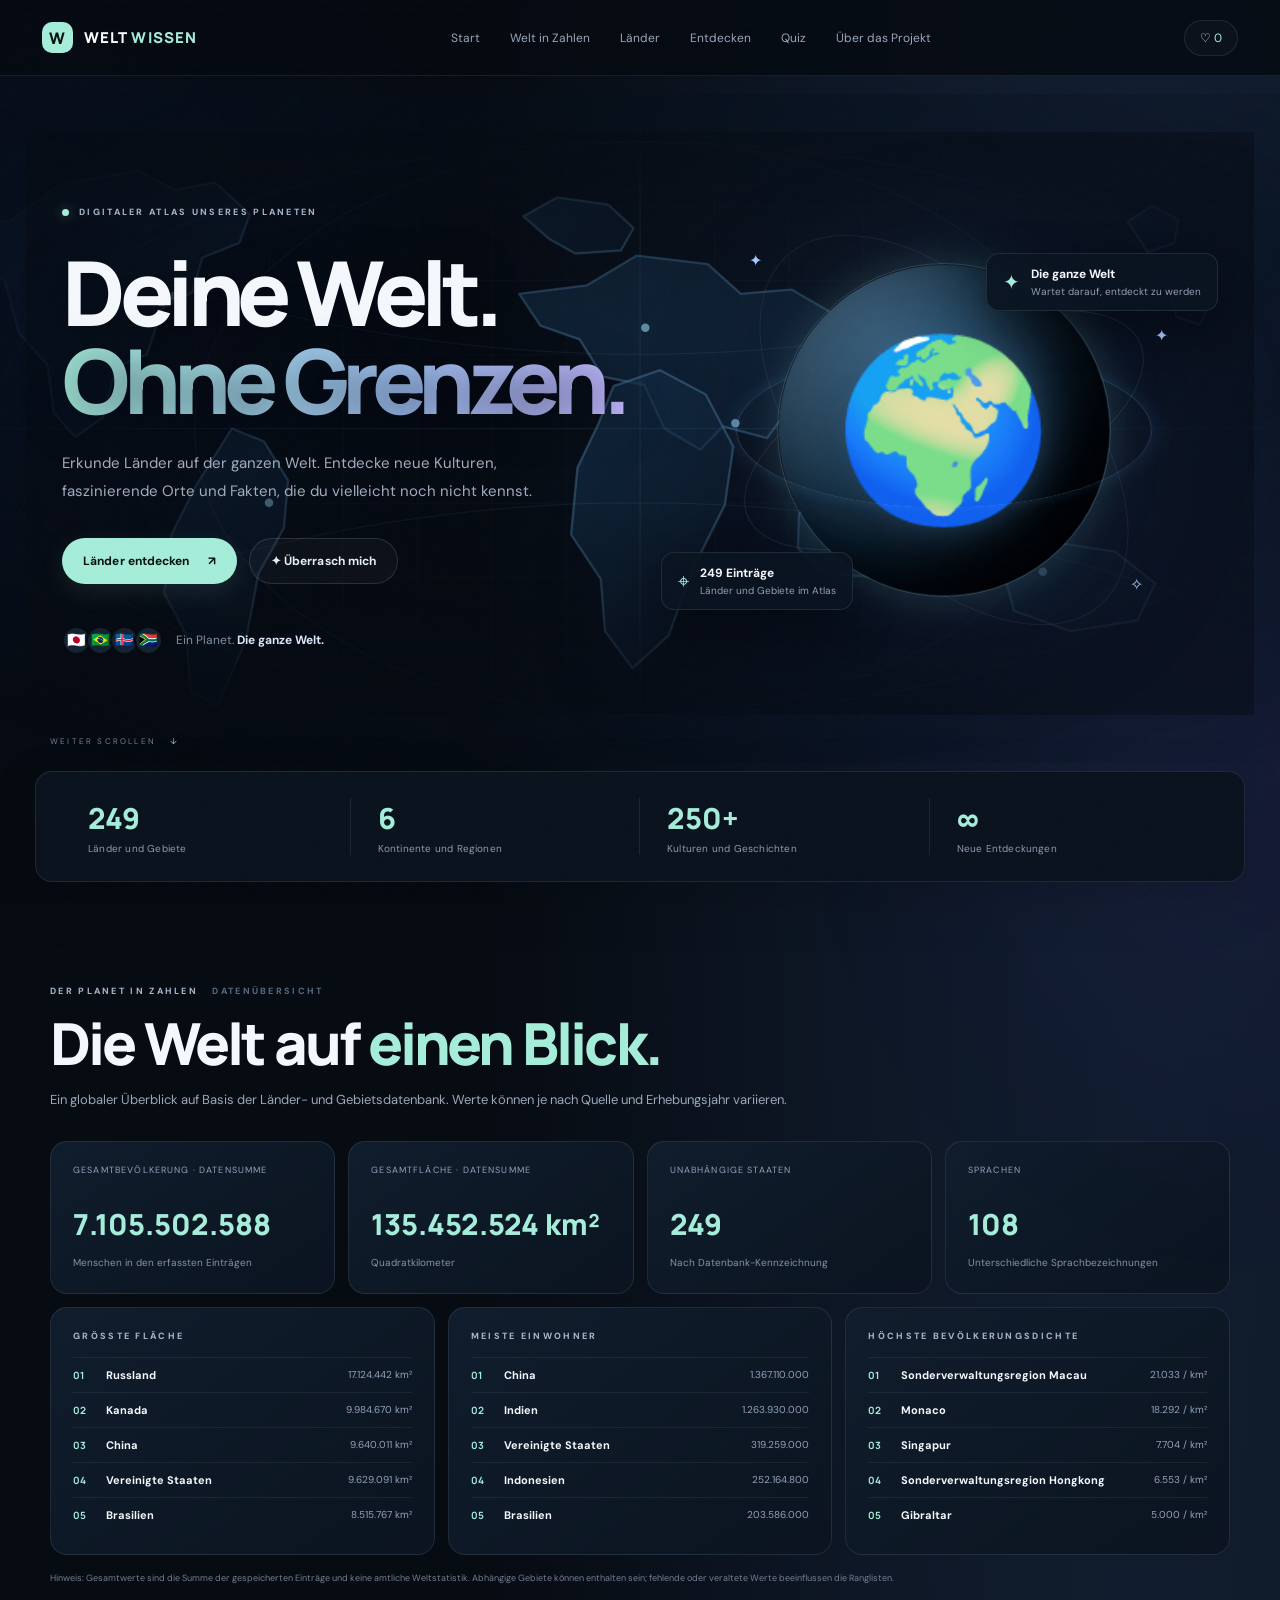
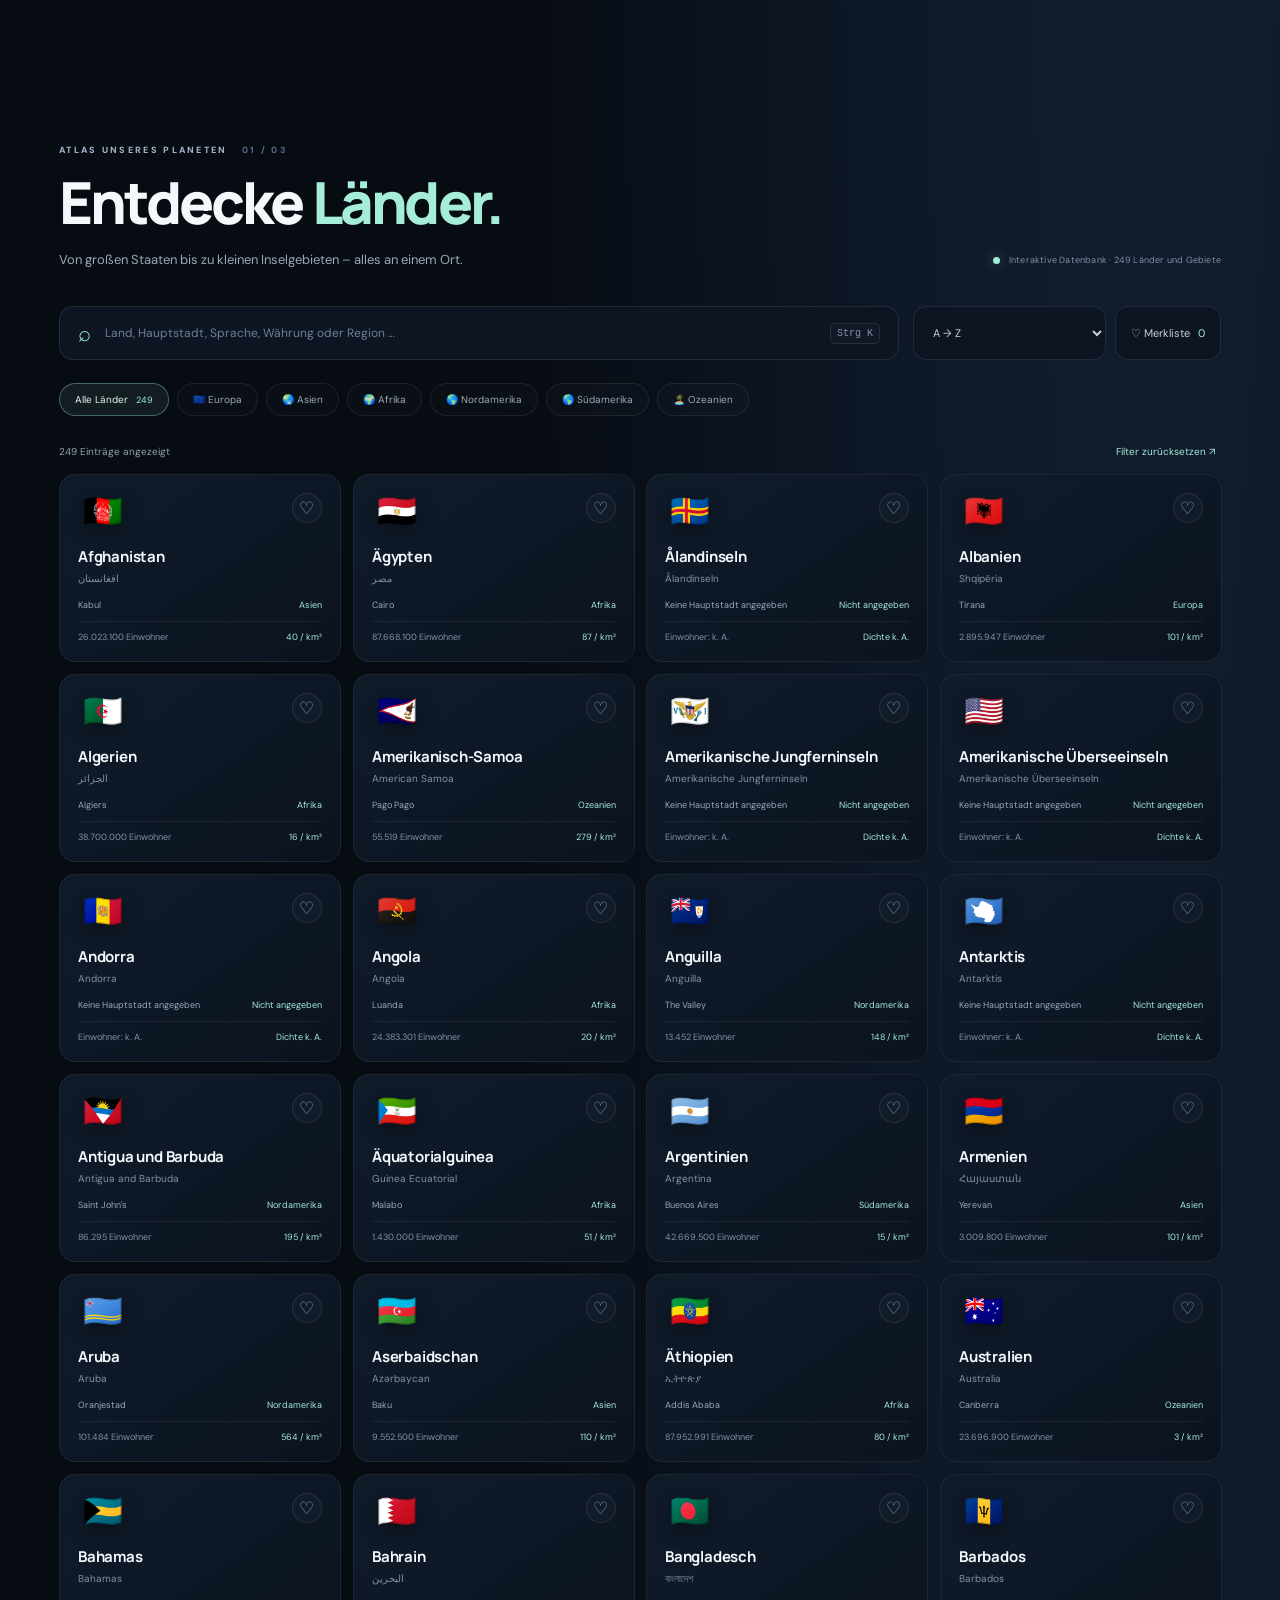
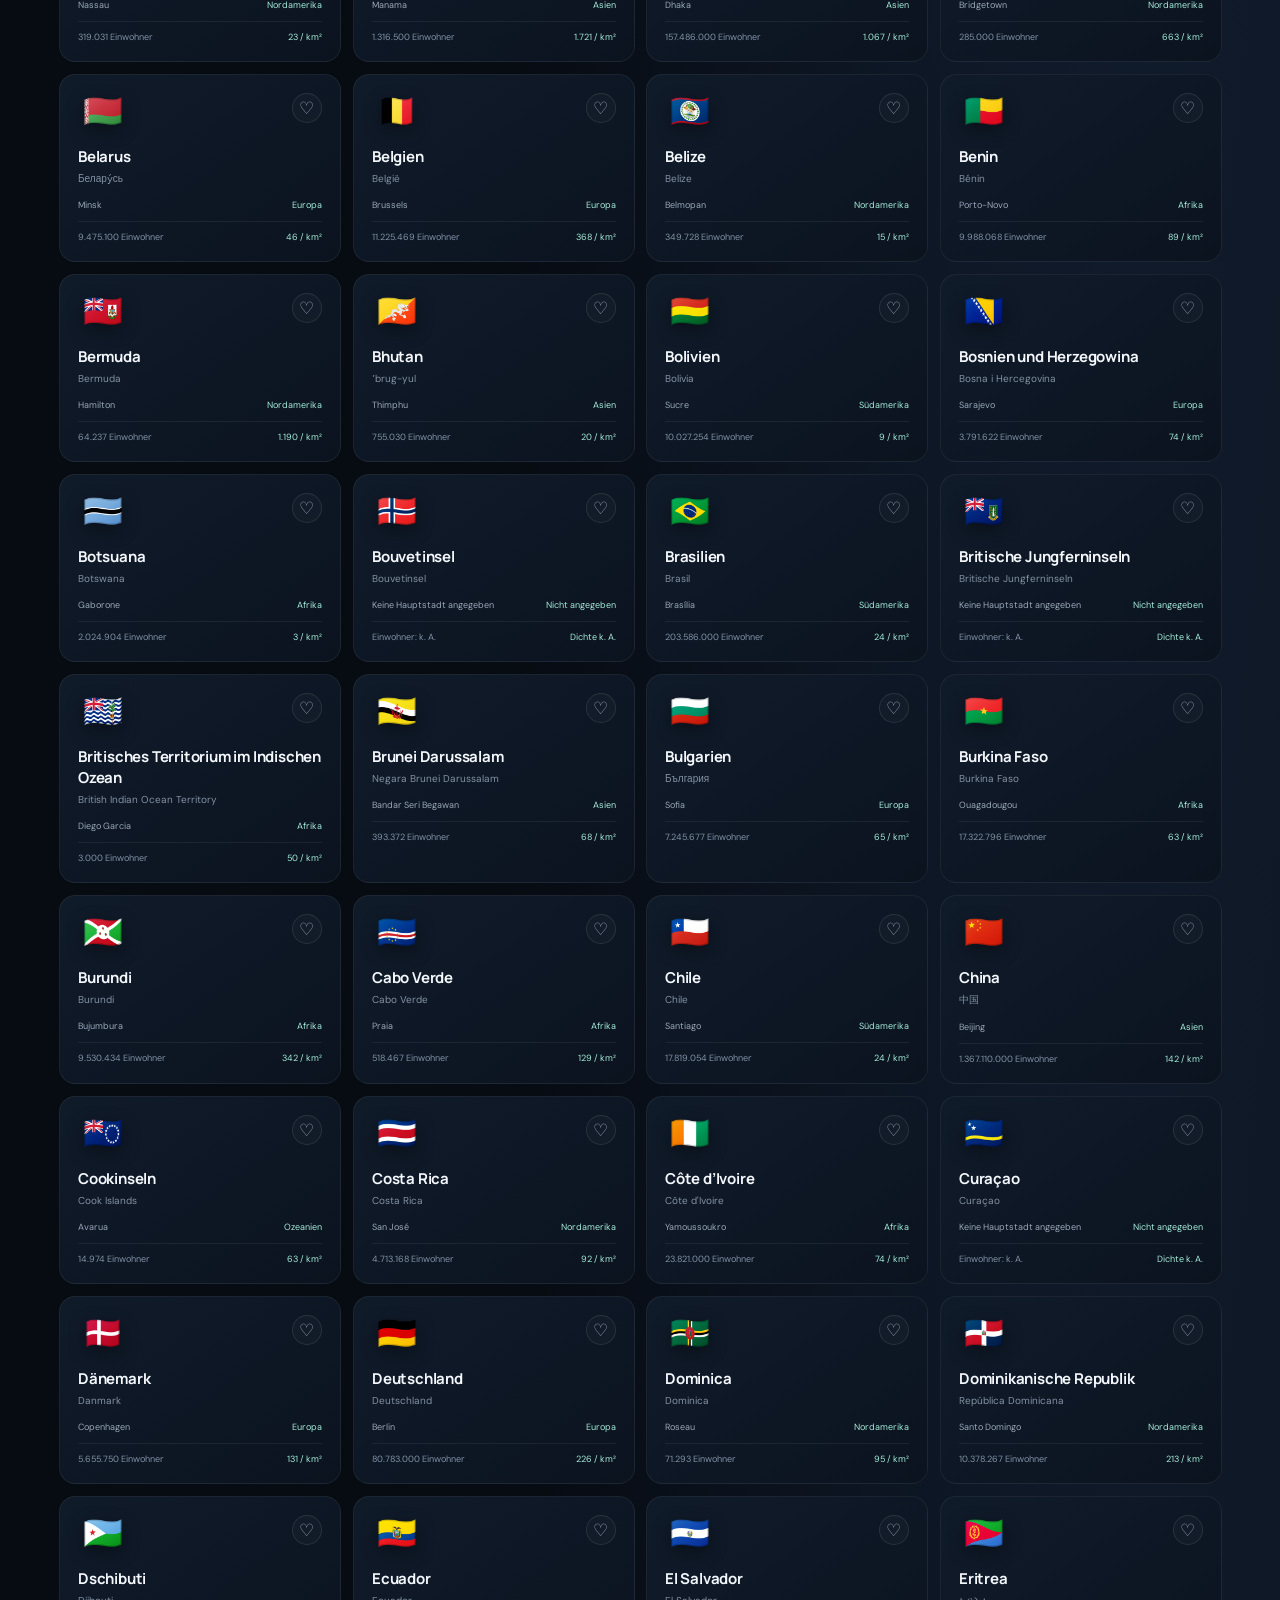
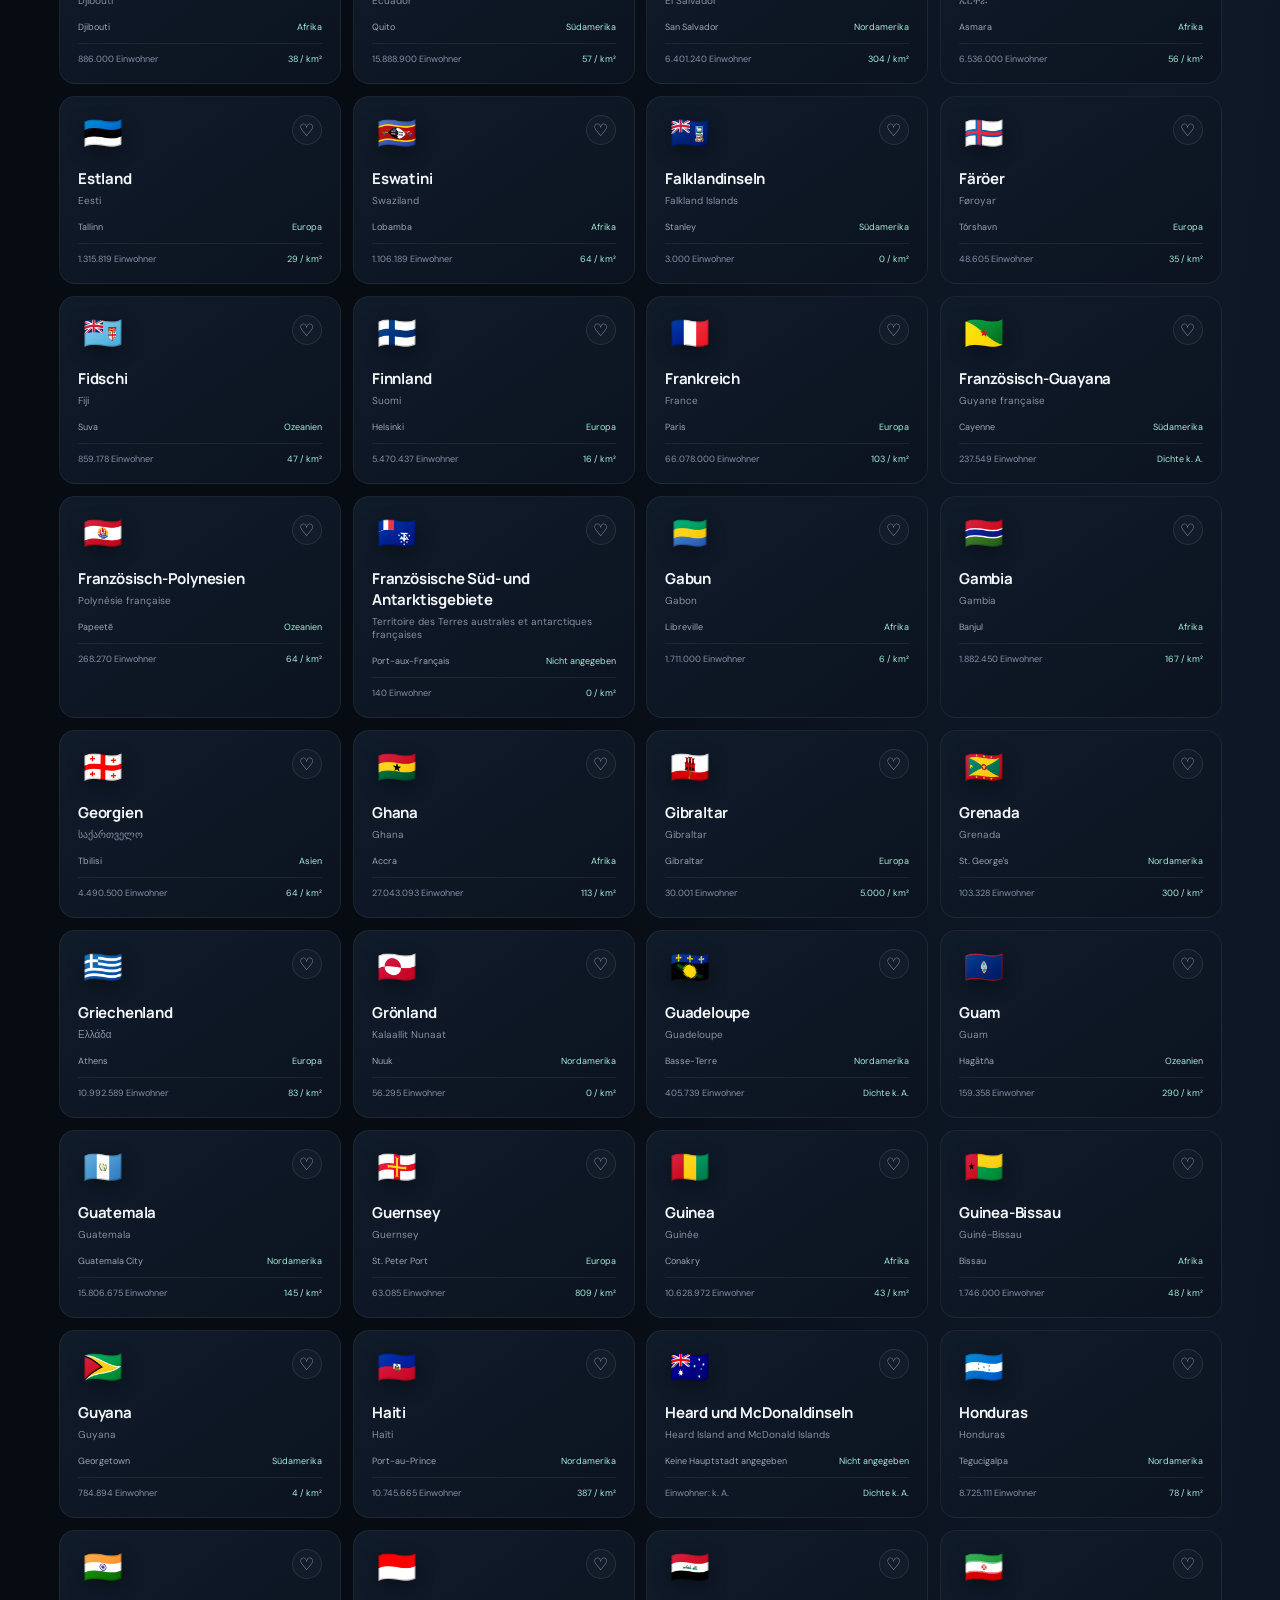
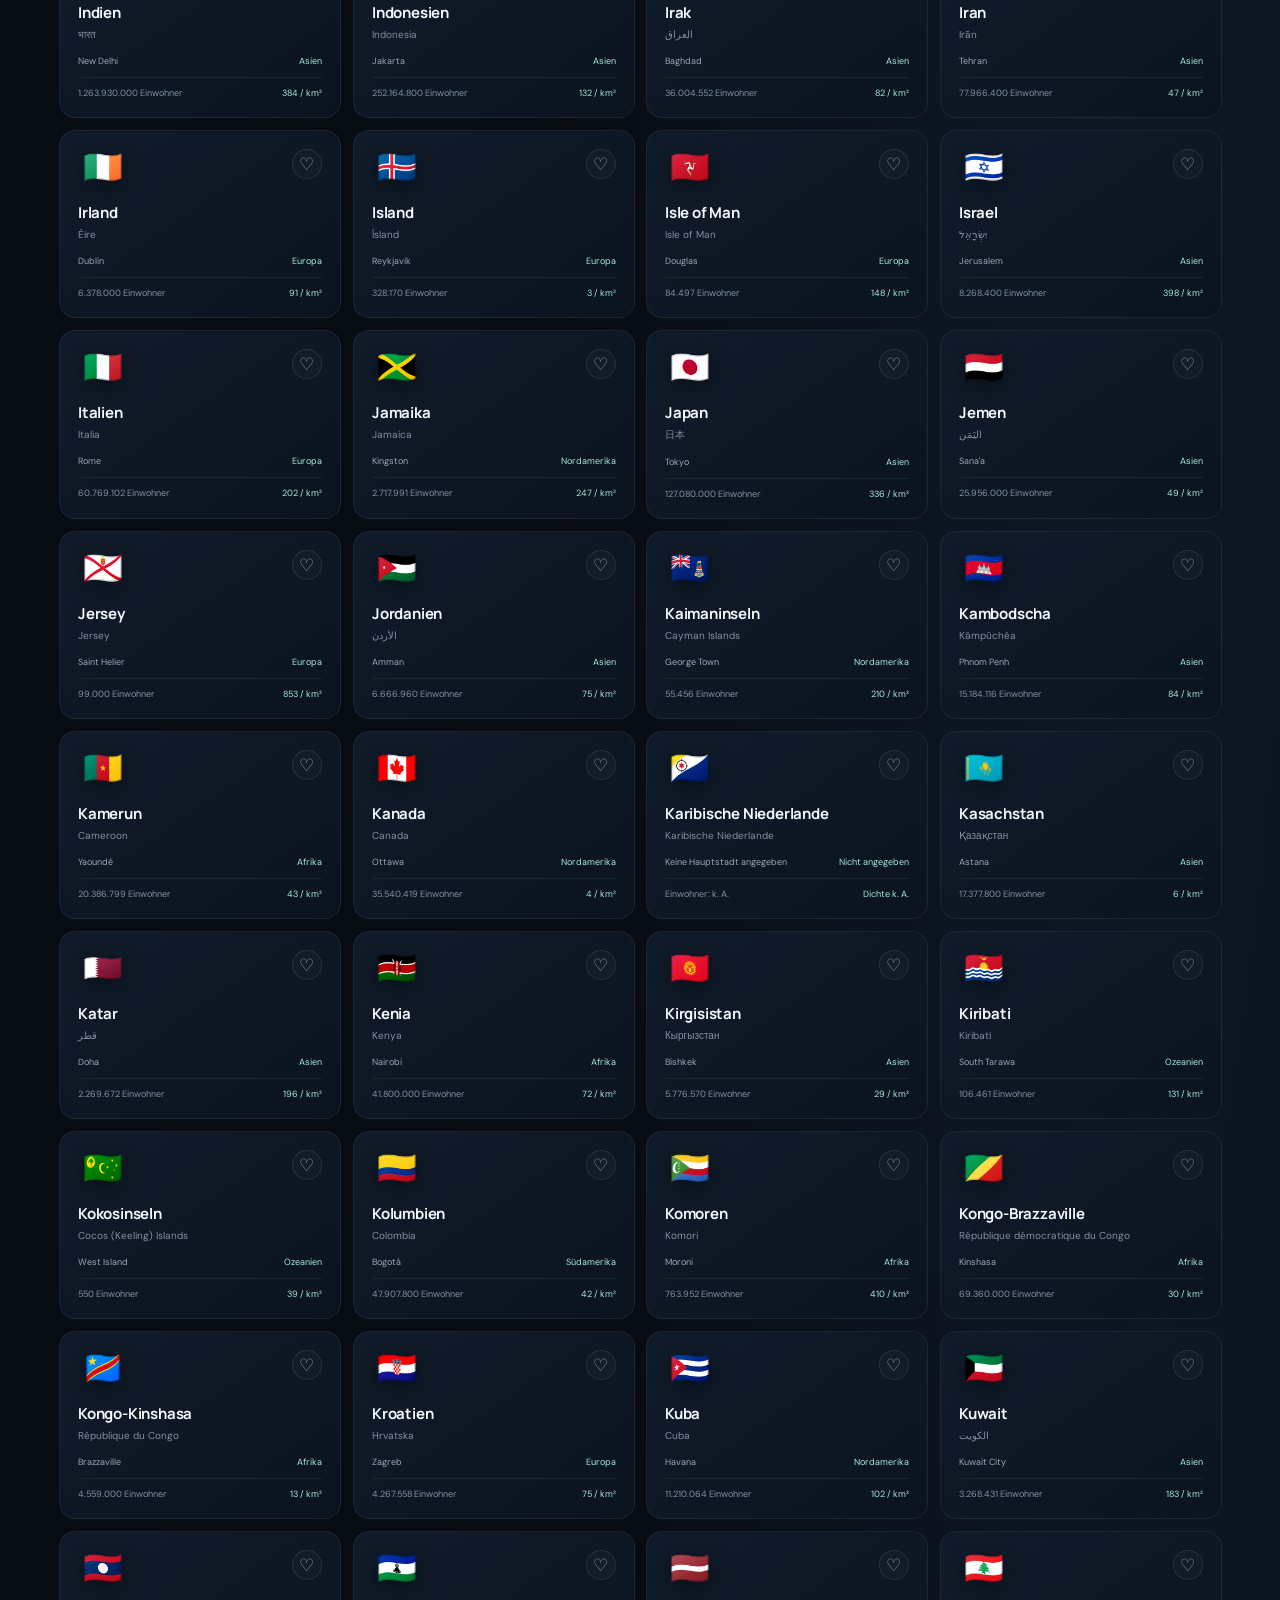
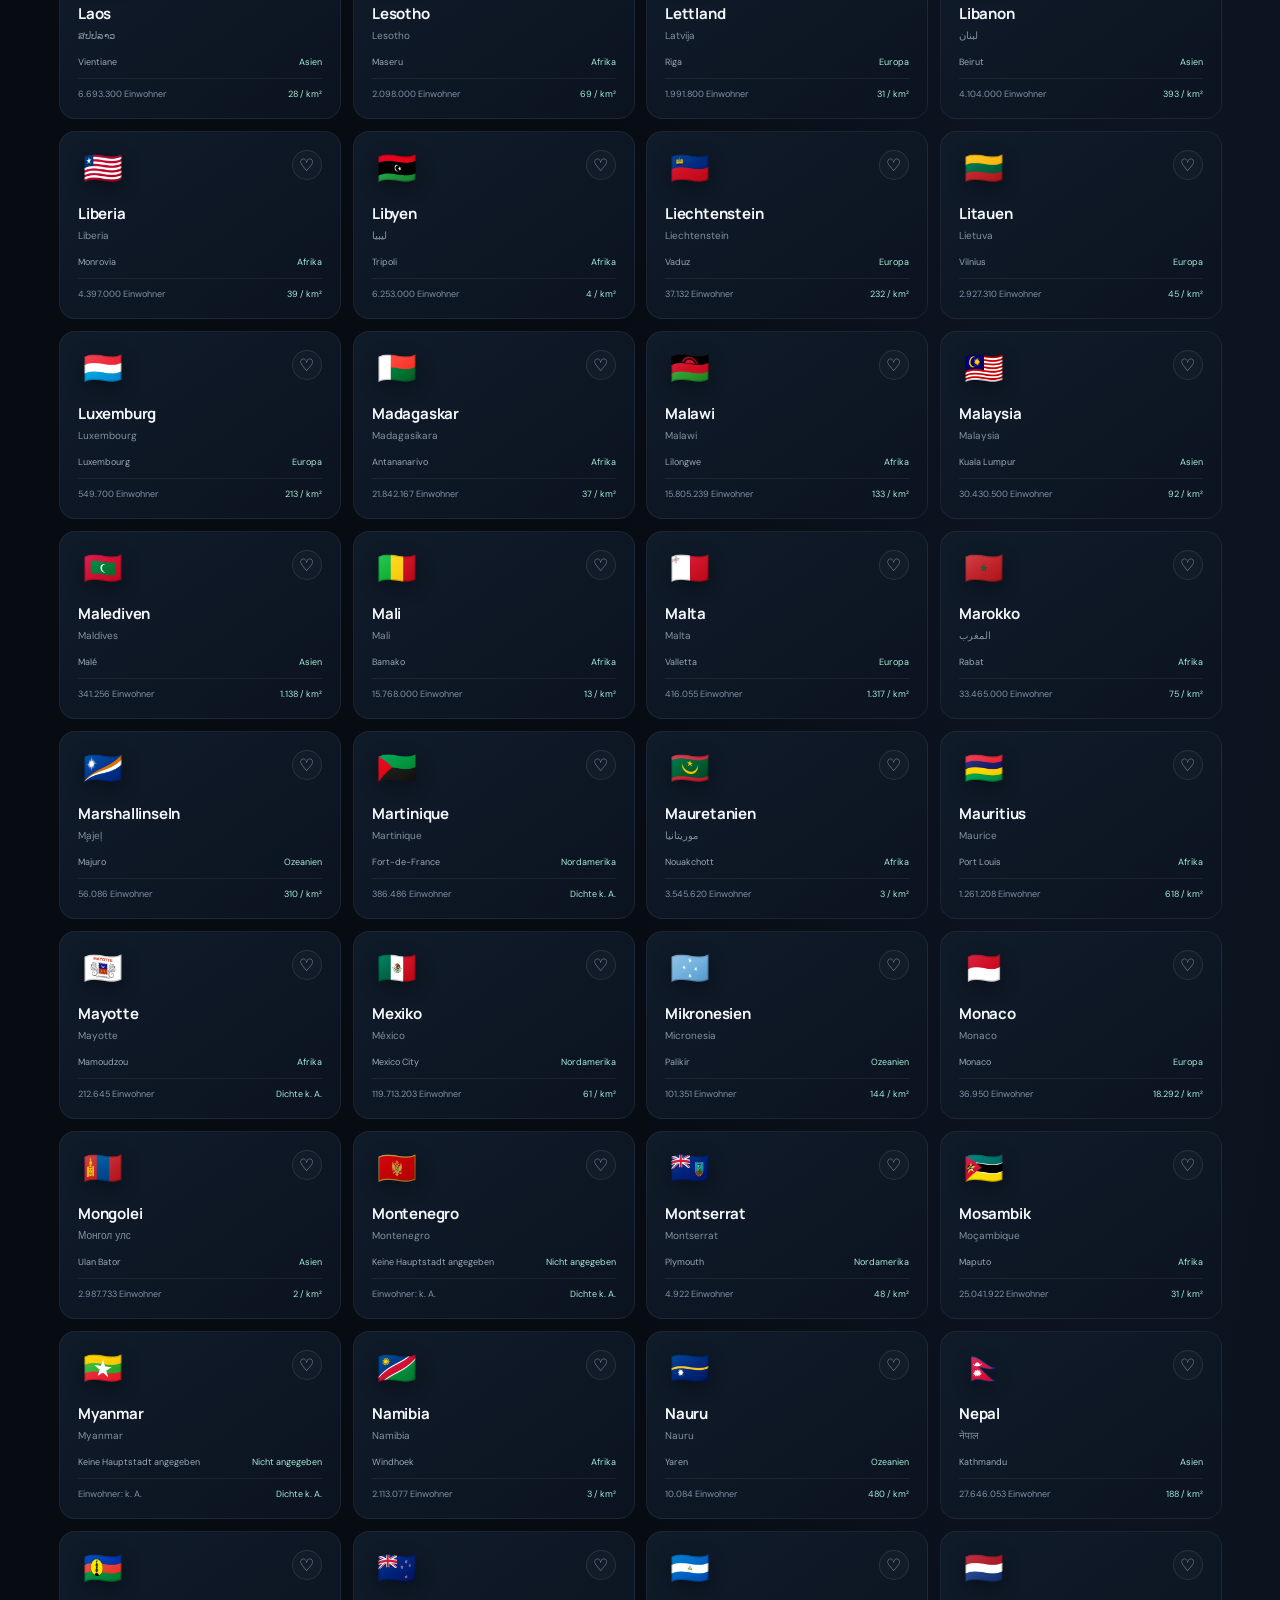
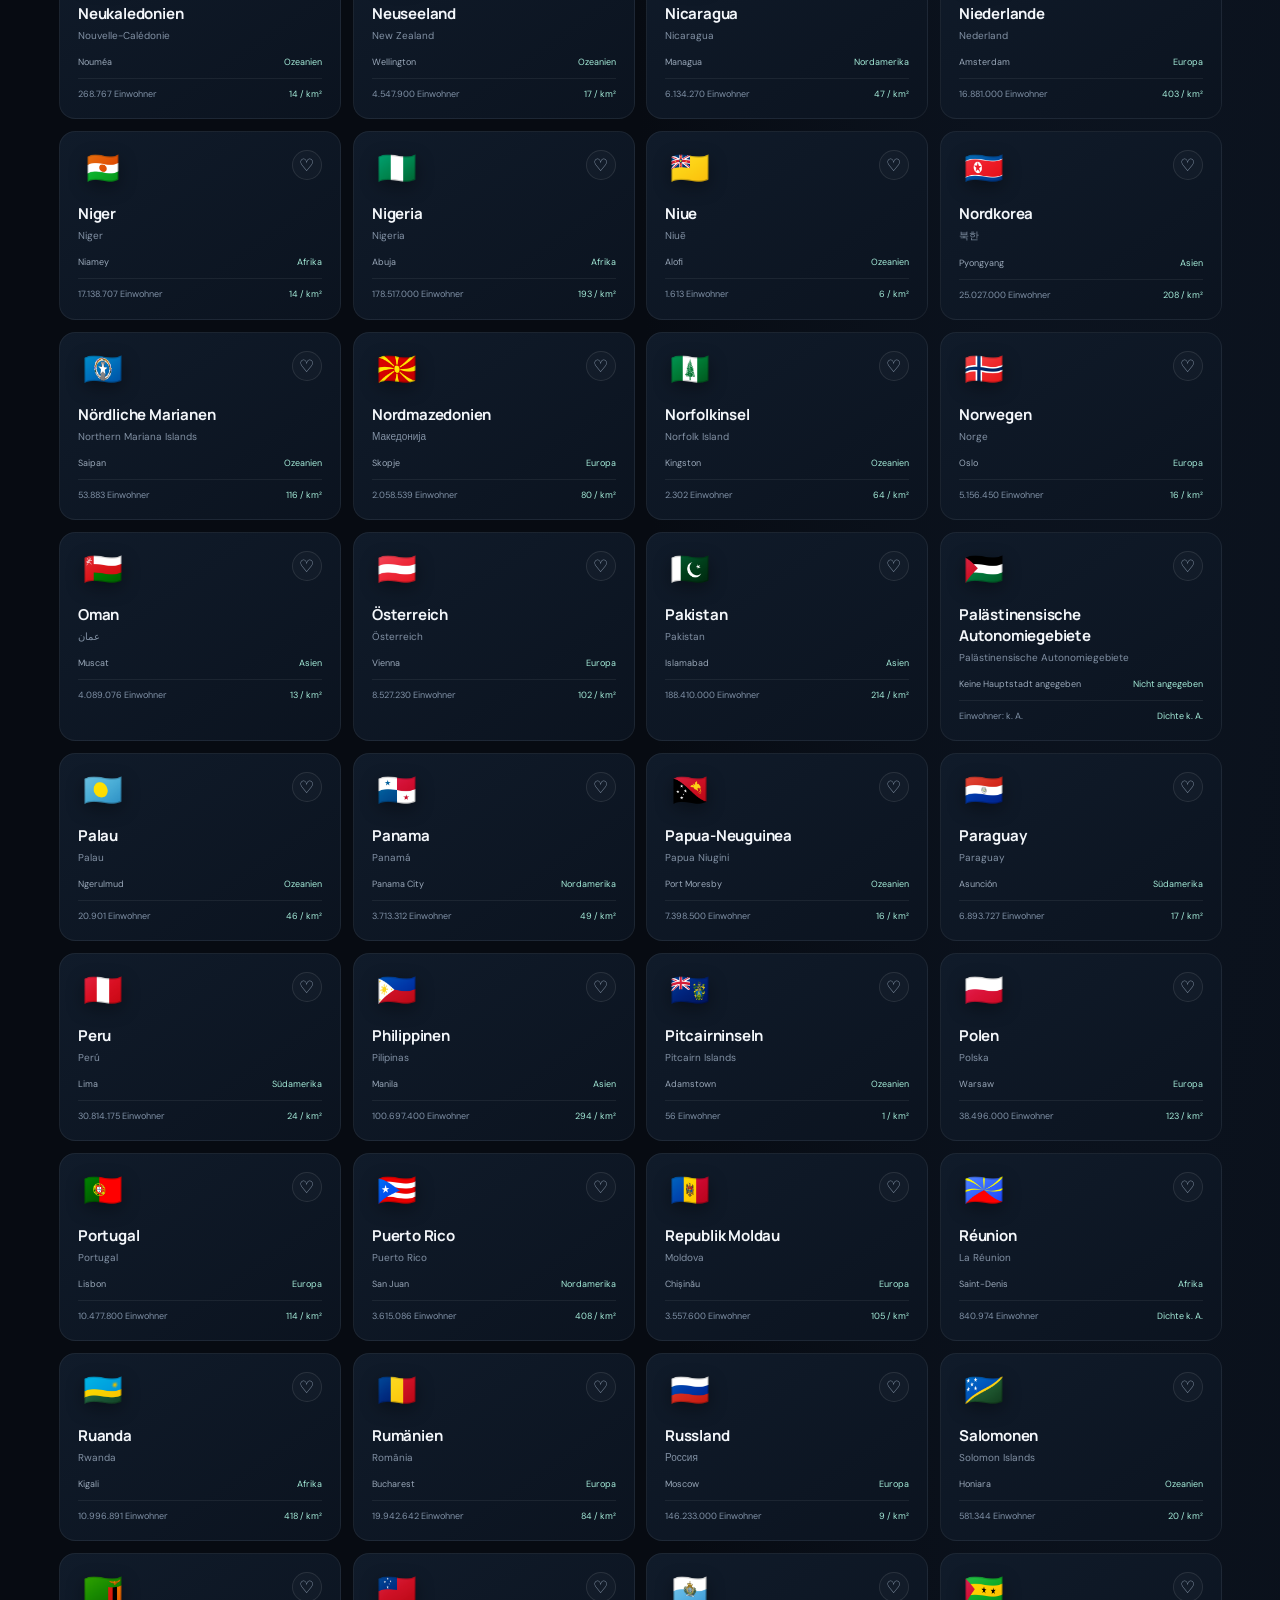
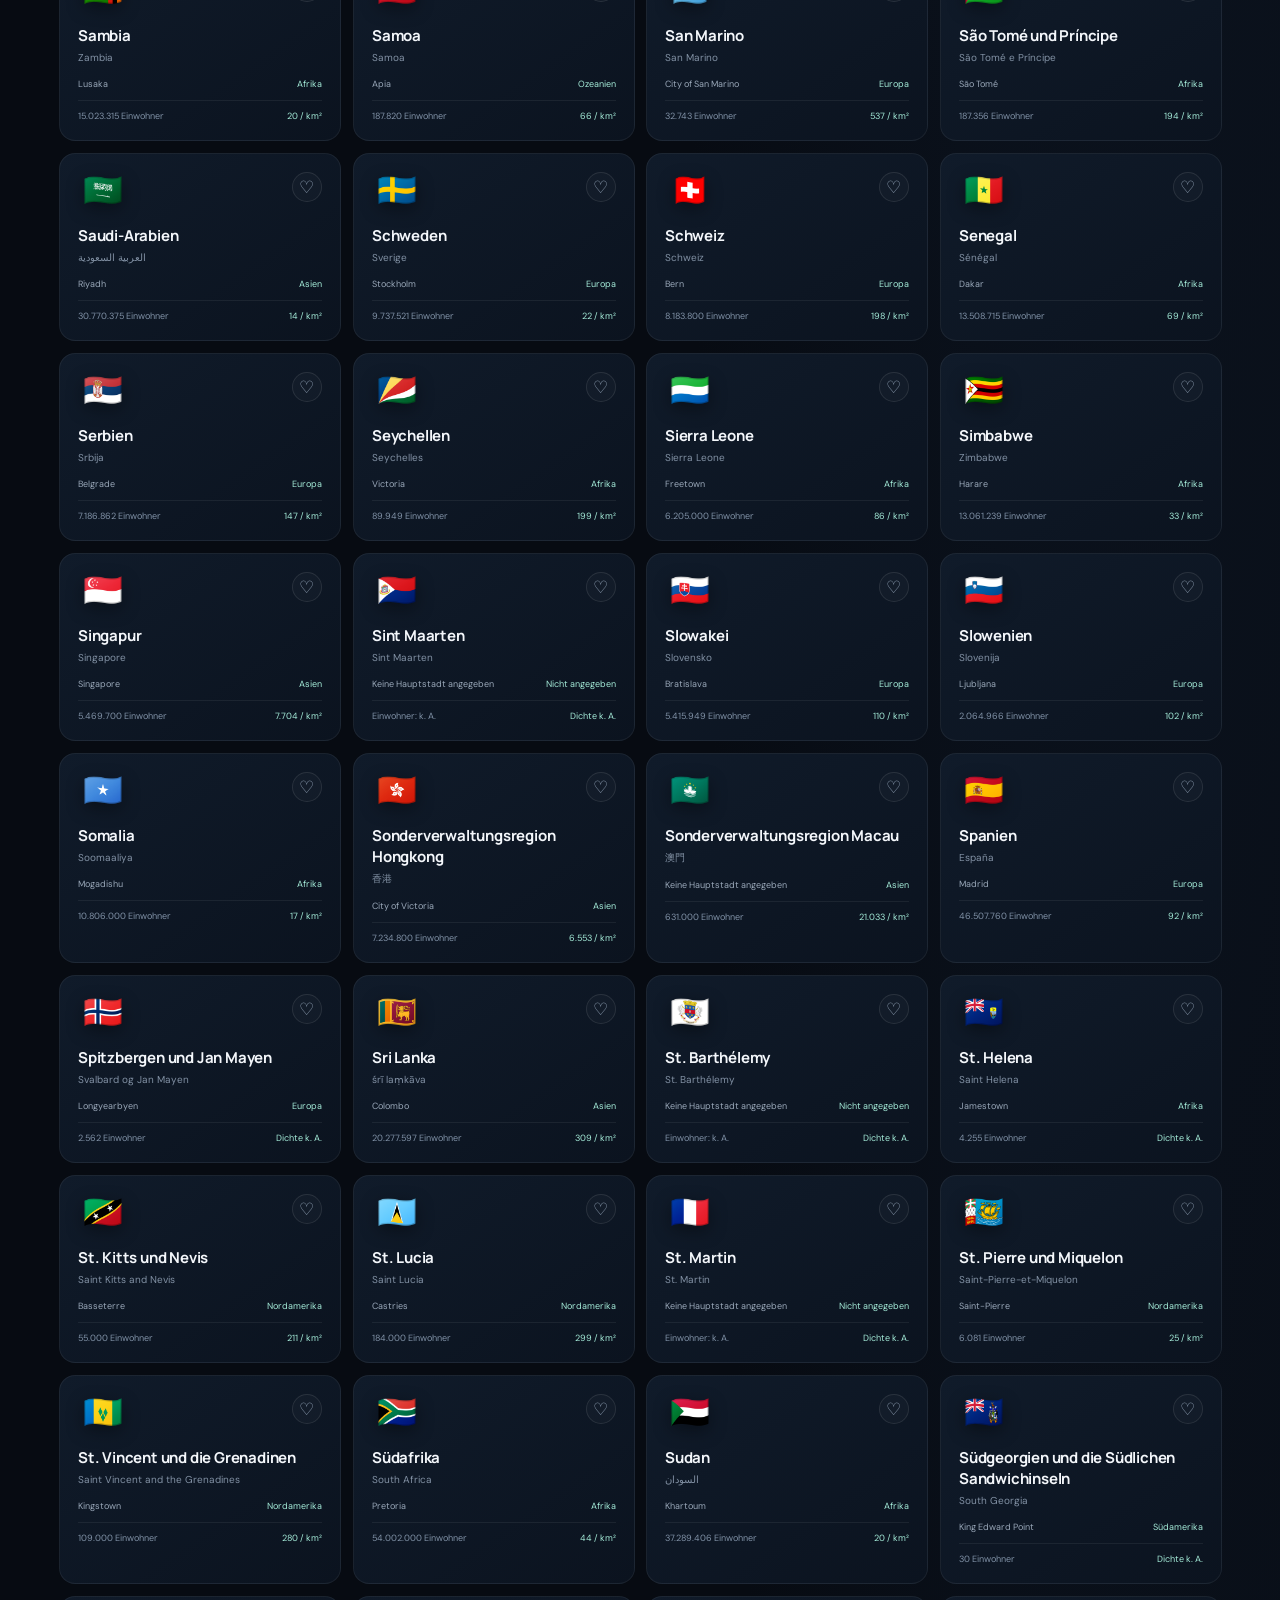
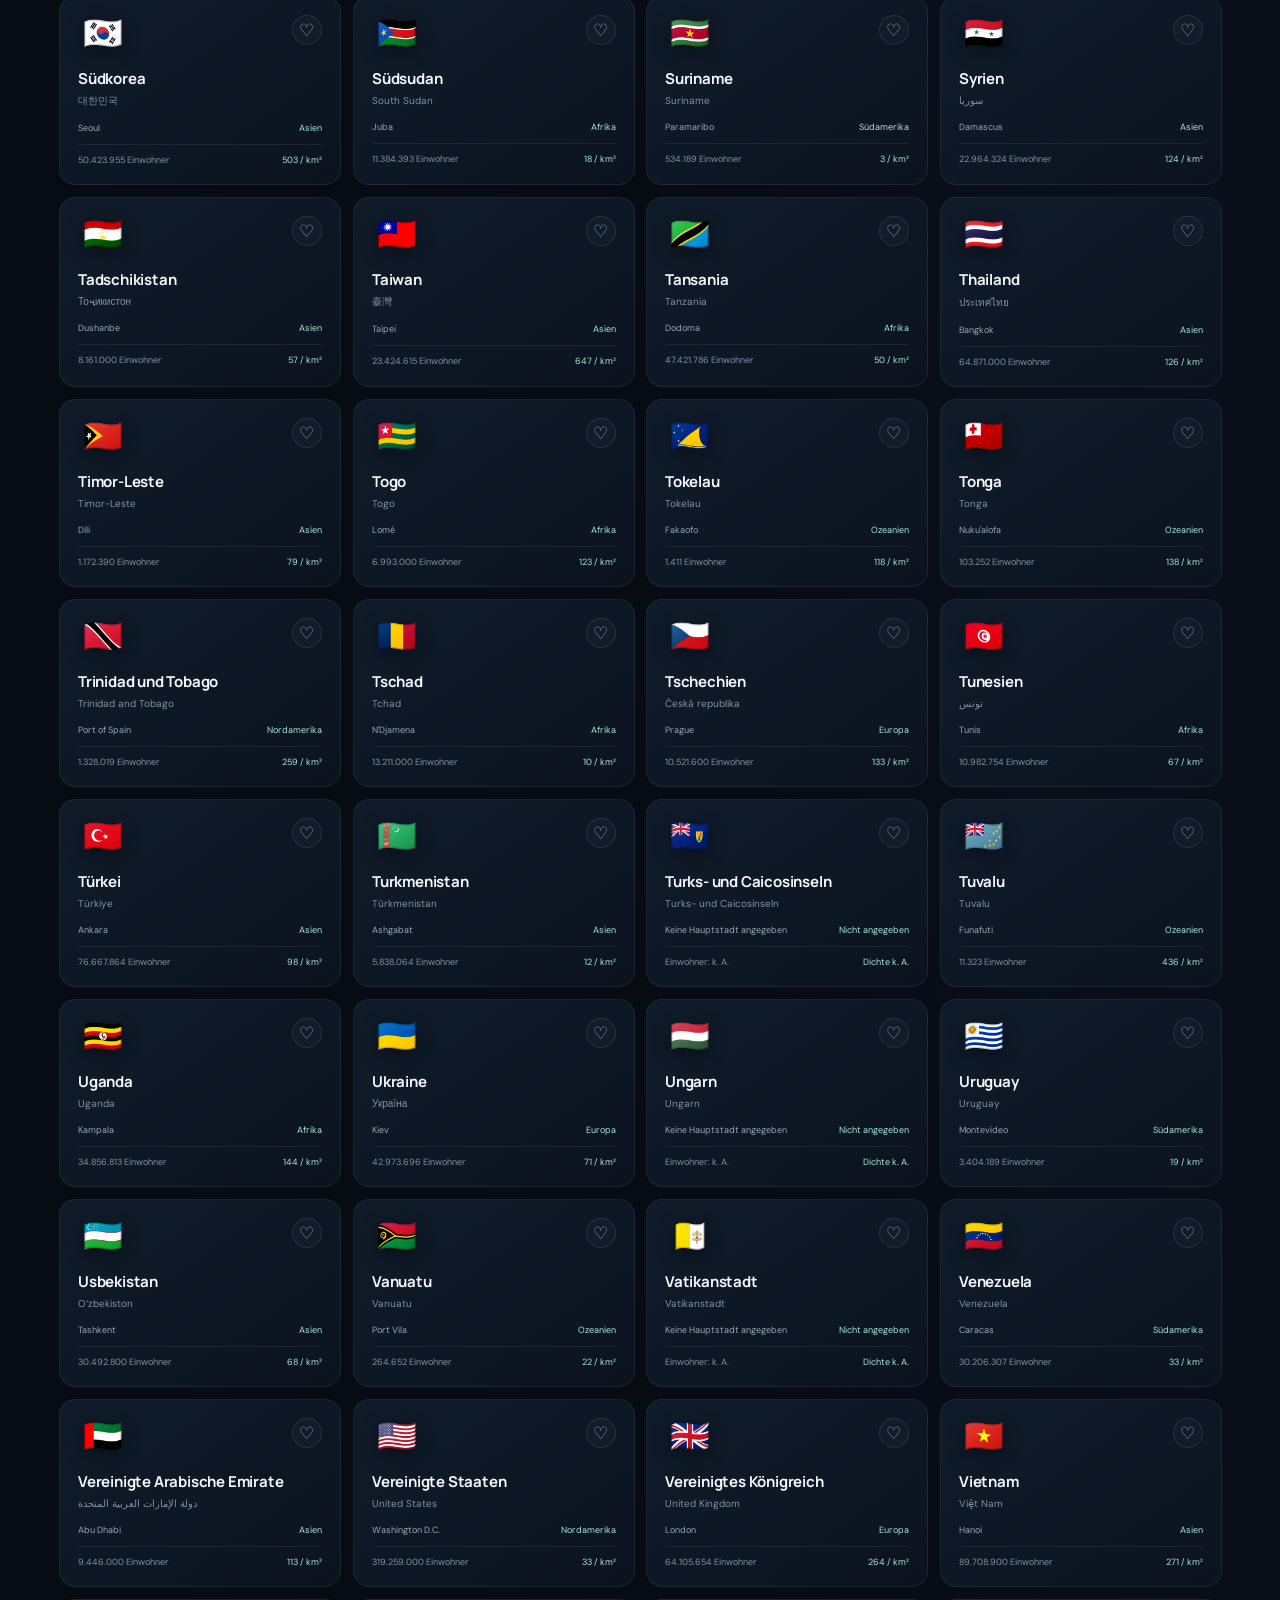
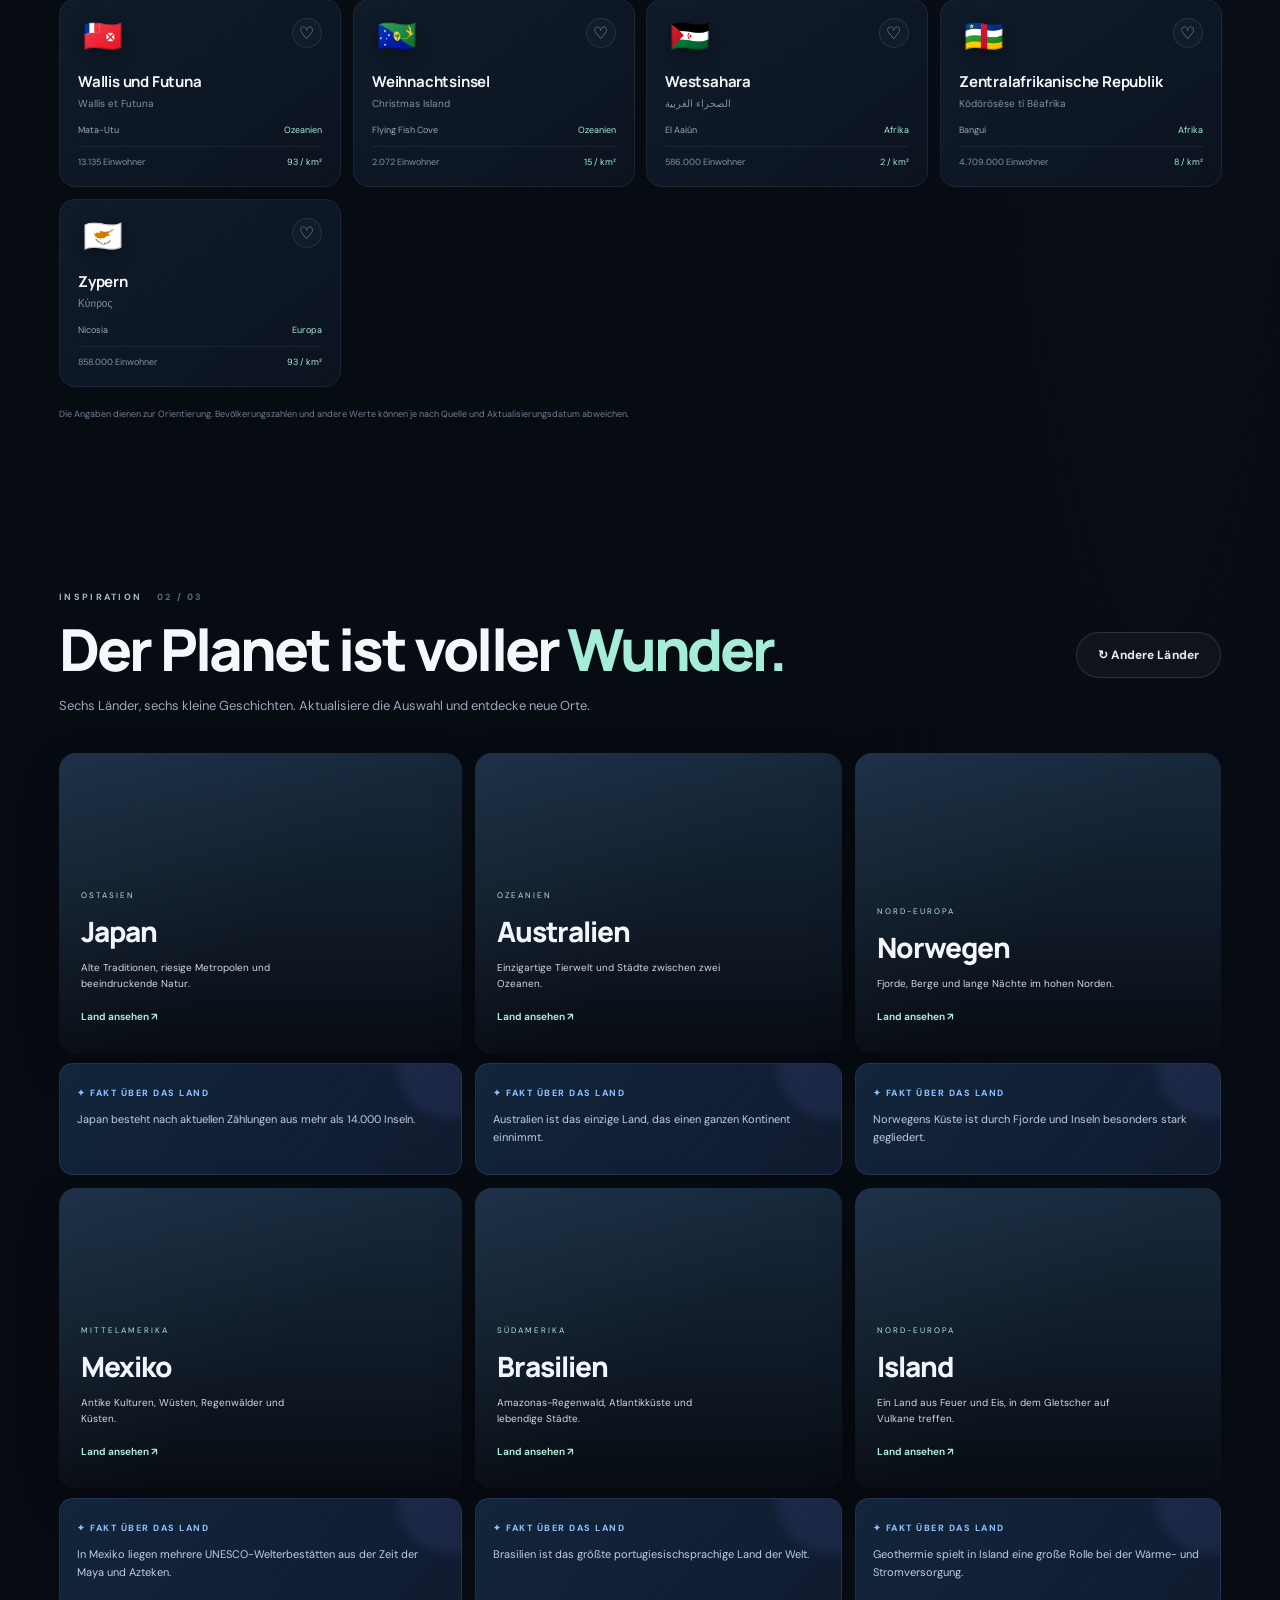
<file: index.html>
<!doctype html>
<html lang="de">
<head>
<meta charset="UTF-8"><meta name="viewport" content="width=device-width,initial-scale=1"><meta name="theme-color" content="#070b12">
<meta name="description" content="WELTWISSEN – ein interaktiver Atlas mit Ländern, Kulturen, Fakten und Quiz."><title>WELTWISSEN — Entdecke die Welt</title>
<link rel="preconnect" href="https://fonts.googleapis.com"><link rel="preconnect" href="https://fonts.gstatic.com" crossorigin><link href="https://fonts.googleapis.com/css2?family=DM+Sans:wght@400;500;600;700;800&family=Manrope:wght@400;500;600;700;800&display=swap" rel="stylesheet"><link rel="stylesheet" href="style.css">
</head>
<body>
<div class="scroll-progress" id="scrollProgress"></div><div class="cursor-glow" id="cursorGlow"></div><div class="noise"></div><div class="ambient ambient-a"></div><div class="ambient ambient-b"></div>
<header class="header"><a class="logo" href="#home"><span class="logo-mark">W</span>WELT<span class="logo-accent">WISSEN</span></a><nav id="nav"><a href="#home">Start</a><a href="#worldData">Welt in Zahlen</a><a href="#countries">Länder</a><a href="#discover">Entdecken</a><a href="#quiz">Quiz</a><a href="#about">Über das Projekt</a></nav><div class="header-right"><button class="icon-button" id="favoritesTop" aria-label="Merkliste">♡ <span id="favCount">0</span></button><button class="menu-button" id="menu" aria-label="Menü">☰</button></div></header>
<main>
<section class="hero" id="home"><div class="hero-content"><div class="eyebrow"><span class="pulse-dot"></span> DIGITALER ATLAS UNSERES PLANETEN</div><h1>Deine Welt.<br><span>Ohne Grenzen.</span></h1><p class="hero-lead">Erkunde Länder auf der ganzen Welt. Entdecke neue Kulturen, faszinierende Orte und Fakten, die du vielleicht noch nicht kennst.</p><div class="hero-buttons"><a class="button button-primary" href="#countries">Länder entdecken <span>↗</span></a><button class="button button-glass" id="randomCountry">✦ Überrasch mich</button></div><div class="hero-meta"><div class="avatar-stack"><span>🇯🇵</span><span>🇧🇷</span><span>🇮🇸</span><span>🇿🇦</span></div><span>Ein Planet. <b>Die ganze Welt.</b></span></div></div><div class="hero-visual"><div class="orbit orbit-one"></div><div class="orbit orbit-two"></div><div class="planet"><div class="planet-shine"></div><span>🌍</span></div><div class="planet-label label-top"><i>✦</i><span><b>Die ganze Welt</b><small>Wartet darauf, entdeckt zu werden</small></span></div><div class="planet-label label-bottom"><i>⌖</i><span><b id="heroCountryCount">Wird geladen …</b><small>Länder und Gebiete im Atlas</small></span></div><div class="star star-a">✦</div><div class="star star-b">✧</div><div class="star star-c">✦</div></div><div class="hero-scroll">WEITER SCROLLEN <span>↓</span></div></section>
<section class="stats-strip"><div><strong id="statCountries">—</strong><span>Länder und Gebiete</span></div><div><strong>6</strong><span>Kontinente und Regionen</span></div><div><strong>250+</strong><span>Kulturen und Geschichten</span></div><div><strong>∞</strong><span>Neue Entdeckungen</span></div></section>
<section class="world-data-section" id="worldData"><div class="section-heading"><div><div class="kicker">DER PLANET IN ZAHLEN <span>DATENÜBERSICHT</span></div><h2>Die Welt auf <em>einen Blick.</em></h2><p>Ein globaler Überblick auf Basis der Länder- und Gebietsdatenbank. Werte können je nach Quelle und Erhebungsjahr variieren.</p></div></div><div class="world-metrics"><article><span>GESAMTBEVÖLKERUNG · DATENSUMME</span><strong id="worldPopulation">—</strong><small>Menschen in den erfassten Einträgen</small></article><article><span>GESAMTFLÄCHE · DATENSUMME</span><strong id="worldArea">—</strong><small>Quadratkilometer</small></article><article><span>UNABHÄNGIGE STAATEN</span><strong id="worldIndependent">—</strong><small>Nach Datenbank-Kennzeichnung</small></article><article><span>SPRACHEN</span><strong id="worldLanguages">—</strong><small>Unterschiedliche Sprachbezeichnungen</small></article></div><div class="world-rankings"><article><div class="kicker">GRÖSSTE FLÄCHE</div><div id="largestCountries" class="ranking-list"></div></article><article><div class="kicker">MEISTE EINWOHNER</div><div id="populationLeaders" class="ranking-list"></div></article><article><div class="kicker">HÖCHSTE BEVÖLKERUNGSDICHTE</div><div id="densityLeaders" class="ranking-list"></div></article></div><p class="data-note">Hinweis: Gesamtwerte sind die Summe der gespeicherten Einträge und keine amtliche Weltstatistik. Abhängige Gebiete können enthalten sein; fehlende oder veraltete Werte beeinflussen die Ranglisten.</p></section><section class="section countries-section" id="countries"><div class="section-heading"><div><div class="kicker">ATLAS UNSERES PLANETEN <span>01 / 03</span></div><h2>Entdecke <em>Länder.</em></h2><p>Von großen Staaten bis zu kleinen Inselgebieten – alles an einem Ort.</p></div><div class="heading-note"><span class="live-dot"></span> Interaktive Datenbank · 249 Länder und Gebiete</div></div>
<div class="explorer"><div class="search-wrap"><span>⌕</span><input id="search" type="search" placeholder="Land, Hauptstadt, Sprache, Währung oder Region …" autocomplete="off"><kbd>Strg K</kbd></div><div class="control-wrap"><select id="sort" aria-label="Sortierung"><option value="az">A → Z</option><option value="za">Z → A</option><option value="population">Nach Einwohnerzahl ↓</option><option value="area">Nach Fläche ↓</option><option value="density">Nach Bevölkerungsdichte ↓</option></select><button id="favoritesToggle" class="filter-fav">♡ Merkliste <span id="favCount2">0</span></button></div></div>
<div class="region-tabs" id="filters"><button class="region-tab active" data-region="Alle">Alle Länder <span id="allCount">—</span></button><button class="region-tab" data-region="Europa">🇪🇺 Europa</button><button class="region-tab" data-region="Asien">🌏 Asien</button><button class="region-tab" data-region="Afrika">🌍 Afrika</button><button class="region-tab" data-region="Nordamerika">🌎 Nordamerika</button><button class="region-tab" data-region="Südamerika">🌎 Südamerika</button><button class="region-tab" data-region="Ozeanien">🏝️ Ozeanien</button></div>
<div class="catalog-top"><span id="resultCount">Atlas wird geladen …</span><button id="reset" class="text-button">Filter zurücksetzen ↗</button></div><div id="countryGrid" class="country-grid"><div class="loading-state"><div class="loader"></div><b>Die Welt wird geladen</b><span>Länder, Flaggen und Informationen werden vorbereitet …</span></div></div><div class="load-error" id="loadError" hidden><b>Der Atlas konnte nicht geladen werden</b><span data-error-detail>Die lokale Datenbank wurde nicht gefunden. Bitte versuche es erneut.</span><button class="button button-primary" id="retryLoad">Erneut laden</button></div><p class="data-note">Die Angaben dienen zur Orientierung. Bevölkerungszahlen und andere Werte können je nach Quelle und Aktualisierungsdatum abweichen.</p></section>
<section class="discover-section" id="discover"><div class="section-heading discover-heading"><div><div class="kicker">INSPIRATION <span>02 / 03</span></div><h2>Der Planet ist voller <em>Wunder.</em></h2><p>Sechs Länder, sechs kleine Geschichten. Aktualisiere die Auswahl und entdecke neue Orte.</p></div><button id="refreshFeatured" class="button button-glass refresh-featured">↻ Andere Länder</button></div><div class="feature-grid" id="featuredGrid"></div>
<div class="fact-banner"><div class="fact-icon">✳</div><div><div class="kicker">GEOGRAFIE IN EINER MINUTE</div><h3 id="factText">Nepal hat eine ungewöhnliche Flagge: Sie besteht aus zwei übereinanderliegenden Dreiecken.</h3><span>Mit jedem Klick gibt es einen neuen Fakt</span></div><button id="newFact" class="fact-refresh" aria-label="Neuer Fakt">↻</button></div></section>
<section class="quiz-section" id="quiz"><div class="quiz-intro"><div class="kicker">TESTE DEIN WISSEN · 03 / 03</div><h2>Wie gut kennst<br><em>du unsere Welt?</em></h2><p>Wähle zwischen vier Schwierigkeitsstufen und entdecke mit jeder Runde neue Fragen über Länder, Kulturen und Geografie.</p><div class="quiz-pills"><span>🌍 Weltwissen</span><span>⚡ 4 Schwierigkeitsstufen</span><span>🏆 10 Fragen pro Runde</span></div></div><div class="quiz-panel" id="quizPanel"><div class="quiz-topline"><span id="quizCounter">FRAGE 1 / 10</span><span id="quizScore">0 Punkte</span></div><div class="quiz-progress"><span id="quizProgress"></span></div><div class="quiz-question" id="quizQuestion">Bereit, dein Wissen zu testen?</div><div class="quiz-options" id="quizOptions"></div><div class="quiz-bottom"><span id="quizFeedback">Wähle eine Antwort aus.</span><button class="button button-primary" id="quizNext" disabled>Weiter →</button></div></div></section>
<section class="about-section" id="about"><div class="about-copy"><div class="kicker">AUS NEUGIER ENTSTANDEN <span>03 / 03</span></div><h2>Die Welt rückt näher,<br><em>wenn man sie versteht.</em></h2><p>WELTWISSEN ist ein interaktives Projekt über unseren Planeten. Hier kannst du Länder erkunden, geografische Daten vergleichen, neue Orte entdecken und interessante Länder auf deiner Merkliste speichern.</p><div class="about-sign">WELTWISSEN <span>·</span> BY DANIL</div></div><div class="about-orb"><div class="about-orb-inner">🌐</div><span class="orb-caption">EIN PLANET<br>UNENDLICHE GESCHICHTEN</span></div></section>
</main><footer><a class="logo" href="#home"><span class="logo-mark">W</span>WELT<span class="logo-accent">WISSEN</span></a><span>Erkunden. Lernen. Entdecken.</span><span>© 2026 WELTWISSEN · BY DANIL</span></footer>
<dialog id="countryModal" class="country-modal"><button class="modal-close" id="closeModal" aria-label="Schließen">×</button><div id="modalBody"></div></dialog><div class="toast" id="toast"></div><script src="countries-de.js"></script><script src="script.js"></script>
</body></html>
</file>
<file: style.css>
:root{--bg:#07111f;--bg2:#0a1728;--panel:#101f32;--line:rgba(182,207,237,.12);--text:#edf5ff;--muted:#8fa2ba;--cyan:#67e8f9;--blue:#6198ff;--violet:#a78bfa;--radius:22px}*{box-sizing:border-box}html{scroll-behavior:smooth;scroll-padding-top:90px}body{margin:0;background:var(--bg);color:var(--text);font-family:'DM Sans',sans-serif;overflow-x:hidden}button,input,select{font:inherit}button{color:inherit;cursor:pointer}.noise{position:fixed;inset:0;pointer-events:none;z-index:5;opacity:.025;background-image:url("data:image/svg+xml,%3Csvg viewBox='0 0 180 180' xmlns='http://www.w3.org/2000/svg'%3E%3Cfilter id='n'%3E%3CfeTurbulence type='fractalNoise' baseFrequency='.9' numOctaves='3' stitchTiles='stitch'/%3E%3C/filter%3E%3Crect width='100%25' height='100%25' filter='url(%23n)' opacity='.5'/%3E%3C/svg%3E")}.ambient{position:absolute;width:520px;height:520px;border-radius:50%;filter:blur(130px);opacity:.15;pointer-events:none}.ambient-a{top:0;left:-230px;background:#2563eb}.ambient-b{top:500px;right:-300px;background:#7c3aed}.header{height:82px;max-width:1280px;padding:0 34px;margin:auto;display:flex;align-items:center;justify-content:space-between;position:relative;z-index:10;border-bottom:1px solid var(--line)}.logo{font:800 18px Manrope,sans-serif;letter-spacing:-.8px;color:#fff;text-decoration:none;display:flex;align-items:center;gap:3px}.logo-mark{width:29px;height:29px;display:grid;place-items:center;border-radius:9px;margin-right:8px;background:linear-gradient(135deg,#4f8cff,#a78bfa);box-shadow:0 5px 20px #4f8cff55}.logo-accent{color:#7dd3fc}.header nav{display:flex;gap:34px}.header nav a{color:#9aabc0;text-decoration:none;font-size:13px;transition:.25s}.header nav a:hover{color:#fff}.header-right{display:flex;gap:10px}.icon-button,.menu-button{border:1px solid var(--line);background:#ffffff08;border-radius:12px;padding:9px 13px}.icon-button span{color:var(--cyan)}.menu-button{display:none}.hero{min-height:650px;max-width:1280px;padding:100px 50px 90px;margin:auto;display:grid;grid-template-columns:1fr 1fr;align-items:center;position:relative}.hero-content{position:relative;z-index:2;animation:rise .8s both}.eyebrow,.kicker{font-size:10px;letter-spacing:2.1px;font-weight:800;color:#8aa6c6}.eyebrow{display:flex;align-items:center;gap:10px}.pulse-dot,.live-dot{width:7px;height:7px;border-radius:50%;background:#67e8c4;box-shadow:0 0 13px #67e8c4;display:inline-block;animation:pulse 2s infinite}.hero h1{font:800 clamp(58px,7vw,92px)/.99 Manrope,sans-serif;letter-spacing:-6px;margin:28px 0 25px}.hero h1 span{background:linear-gradient(95deg,#7dd3fc,#8b9dff 60%,#c4a6ff);background-clip:text;color:transparent}.hero-lead{font-size:16px;line-height:1.8;color:#9aacc2;max-width:490px}.hero-buttons{display:flex;gap:12px;margin-top:32px;flex-wrap:wrap}.button{border:0;border-radius:13px;padding:14px 19px;font-weight:700;font-size:13px;transition:transform .25s,box-shadow .25s}.button:hover{transform:translateY(-3px)}.button-primary{background:linear-gradient(110deg,#4f8cff,#8b7cf6);color:white;box-shadow:0 10px 28px #4f8cff38;text-decoration:none;display:inline-flex;gap:18px;align-items:center}.button-primary:hover{box-shadow:0 14px 35px #4f8cff60}.button-glass{background:#ffffff0c;border:1px solid var(--line);color:#dceaff}.hero-meta{display:flex;align-items:center;gap:13px;color:#8094ad;font-size:12px;margin-top:46px}.hero-meta b{color:#d9e7f8}.avatar-stack{display:flex;padding-left:5px}.avatar-stack span{width:29px;height:29px;border-radius:50%;display:grid;place-items:center;background:#172941;border:2px solid var(--bg);margin-left:-5px;font-size:15px}.hero-visual{height:450px;position:relative;display:grid;place-items:center;animation:floatIn 1.1s .15s both}.planet{width:min(340px,72vw);aspect-ratio:1;border-radius:50%;display:grid;place-items:center;position:relative;background:radial-gradient(circle at 35% 25%,#1b4770,#102747 55%,#09172b 75%);box-shadow:inset -30px -28px 55px #020a18,0 0 80px #3886e955,0 0 160px #4c5ee522;animation:planetFloat 7s ease-in-out infinite}.planet:before{content:"";position:absolute;inset:-2px;border-radius:50%;border:1px solid #83c5ff45;box-shadow:0 0 45px #56b4ff25}.planet>span{font-size:190px;filter:drop-shadow(0 10px 22px #0009);animation:planetTurn 18s linear infinite}.planet-shine{position:absolute;inset:0;border-radius:50%;background:linear-gradient(125deg,#ffffff18,transparent 38%,#0008 85%)}.orbit{position:absolute;border:1px solid #8cbcff25;border-radius:50%;width:430px;height:180px;transform:rotate(-24deg)}.orbit-two{width:470px;height:260px;transform:rotate(48deg);border-color:#a78bfa22}.planet-label{position:absolute;z-index:2;display:flex;align-items:center;gap:11px;padding:12px 16px;border-radius:15px;border:1px solid #b5d5ff26;background:#0b1a2bdc;backdrop-filter:blur(14px);box-shadow:0 12px 35px #0004;animation:labelFloat 5s ease-in-out infinite}.planet-label i{font-style:normal;color:#7dd3fc;font-size:20px}.planet-label b,.planet-label small{display:block}.planet-label b{font-size:12px}.planet-label small{font-size:10px;color:#91a4bc;margin-top:3px}.label-top{top:58px;right:0}.label-bottom{bottom:55px;left:-8px;animation-delay:-2s}.star{position:absolute;color:#a5c9ff;animation:twinkle 2.5s infinite}.star-a{top:55px;left:80px}.star-b{bottom:70px;right:75px;animation-delay:.8s}.star-c{top:130px;right:50px;animation-delay:1.3s}.hero-scroll{position:absolute;bottom:25px;left:50px;color:#637a96;font-size:9px;letter-spacing:2px}.hero-scroll span{color:#a8c6ed;margin-left:10px}.stats-strip{max-width:1180px;margin:0 auto 35px;padding:25px 35px;border:1px solid var(--line);border-radius:18px;background:linear-gradient(110deg,#12253b,#0d1b2c);display:grid;grid-template-columns:repeat(4,1fr);position:relative;z-index:2}.stats-strip div{padding:0 22px;border-right:1px solid var(--line)}.stats-strip div:last-of-type{border:0}.stats-strip strong,.stats-strip span{display:block}.stats-strip strong{font:800 27px Manrope;background:linear-gradient(90deg,#83d9f6,#9f9aff);background-clip:text;color:transparent}.stats-strip span{font-size:11px;color:#91a4bb;margin-top:4px}.section,.discover-section,.about-section{max-width:1180px;margin:0 auto;padding:100px 0}.section-heading{display:flex;justify-content:space-between;align-items:end;margin-bottom:35px;gap:20px}.kicker span{color:#536a84;margin-left:10px}.section-heading h2,.about-copy h2{font:800 clamp(38px,5vw,56px)/1.1 Manrope;letter-spacing:-2.5px;margin:15px 0}.section-heading h2 em,.about-copy h2 em{font-style:normal;color:#91baff}.section-heading p,.about-copy p{color:#91a4bb;font-size:14px;line-height:1.8;margin:0}.heading-note{font-size:10px;color:#7188a4;display:flex;align-items:center;gap:9px;padding-bottom:6px}.explorer{display:flex;justify-content:space-between;gap:12px;margin:30px 0 20px}.search-wrap{height:51px;flex:1;max-width:650px;display:flex;align-items:center;gap:12px;padding:0 16px;background:#101f32;border:1px solid var(--line);border-radius:13px}.search-wrap>span{font-size:25px;color:#86b9ff}.search-wrap input{width:100%;border:0;outline:0;background:transparent;color:#eaf3ff;font-size:13px}.search-wrap input::placeholder{color:#657b96}.search-wrap kbd{font-size:10px;white-space:nowrap;color:#8295ad;border:1px solid var(--line);border-radius:5px;padding:4px 6px}.control-wrap{display:flex;gap:9px}.control-wrap select,.filter-fav{background:#101f32;border:1px solid var(--line);border-radius:12px;color:#b6c8dc;padding:0 14px;font-size:12px;outline:0}.control-wrap select option{background:#101f32}.filter-fav span{color:#7dd3fc;margin-left:5px}.region-tabs{display:flex;gap:8px;flex-wrap:wrap;margin:22px 0}.region-tab{border:1px solid var(--line);background:#ffffff05;border-radius:30px;padding:9px 14px;color:#8fa4bd;font-size:11px;transition:.2s}.region-tab:hover,.region-tab.active{background:#527ff026;border-color:#6e9fff6b;color:#d9e9ff}.region-tab span{font-size:9px;color:#7dd3fc;margin-left:5px}.catalog-top{display:flex;justify-content:space-between;align-items:center;color:#8da2ba;font-size:11px;margin:26px 0 15px}.text-button{background:none;border:0;color:#83baff;font-size:11px}.country-grid{display:grid;grid-template-columns:repeat(4,minmax(0,1fr));gap:14px}.country-card{position:relative;overflow:hidden;background:linear-gradient(145deg,#13243a,#0d1b2c);border:1px solid var(--line);border-radius:17px;padding:18px;min-height:158px;cursor:pointer;transition:transform .28s,border-color .28s,box-shadow .28s;animation:cardIn .5s both}.country-card:hover{transform:translateY(-6px);border-color:#80b8ff75;box-shadow:0 16px 35px #0003}.card-top{display:flex;justify-content:space-between;align-items:start}.flag-image{width:49px;height:34px;object-fit:cover;border-radius:5px;box-shadow:0 4px 12px #0004}.flag-fallback{font-size:32px;line-height:34px}.card-fav{background:#ffffff09;border:1px solid var(--line);border-radius:50%;width:30px;height:30px;color:#8da5c1;font-size:17px;transition:.2s}.card-fav.saved{color:#ff8fa8;background:#ff5e8317;border-color:#ff8fa84d}.country-card h3{font:700 16px Manrope;margin:17px 0 4px}.country-card .native-name{color:#758ba6;font-size:10px;min-height:13px}.card-bottom{display:flex;justify-content:space-between;align-items:center;margin-top:14px;color:#8ea3bc;font-size:10px}.card-bottom span:last-child{color:#6f9fe9}.loading-state{grid-column:1/-1;min-height:230px;display:flex;flex-direction:column;align-items:center;justify-content:center;gap:12px;color:#9aafc9}.loading-state b{font-size:14px}.loading-state span{font-size:11px;color:#7188a4}.loader{width:36px;height:36px;border:2px solid #31465f;border-top-color:#7dd3fc;border-radius:50%;animation:spin .8s linear infinite}.load-error{padding:40px;text-align:center;border:1px solid #a65d6b55;border-radius:16px;background:#a65d6b10}.load-error>*{display:block;margin:10px auto}.load-error span{font-size:12px;color:#9aafc9}.data-note{font-size:10px;color:#60758e;margin-top:20px}.discover-section{padding-top:50px}.feature-grid{display:grid;grid-template-columns:1.1fr 1fr 1fr;gap:15px}.feature-card{height:360px;position:relative;overflow:hidden;border-radius:19px;background-size:cover;background-position:center;isolation:isolate;transition:transform .35s}.feature-card:hover{transform:translateY(-5px)}.feature-iceland{background-image:url('https://images.unsplash.com/photo-1476610182048-b716b8518aae?w=1000&q=85')}.feature-japan{background-image:url('https://images.unsplash.com/photo-1493975953778-7f2f5a0e4f3d?w=900&q=85')}.feature-brazil{background-image:url('https://images.unsplash.com/photo-1483729558449-99ef09a8c325?w=900&q=85')}.feature-overlay{position:absolute;inset:0;background:linear-gradient(0deg,#06111feF 0%,#07111f70 50%,#07111f05 100%);z-index:-1}.feature-content{position:absolute;left:23px;right:20px;bottom:22px}.feature-tag{font-size:9px;letter-spacing:1.7px;color:#a5d5ff}.feature-content h3{font:800 30px Manrope;margin:9px 0 5px}.feature-content p{font-size:11px;line-height:1.6;color:#c1cfdf;max-width:240px}.feature-link{border:0;background:transparent;color:#8dd5ff;padding:8px 0;font-size:11px;font-weight:700}.fact-banner{margin-top:24px;padding:26px 30px;display:flex;align-items:center;gap:22px;border:1px solid #9b9cfb30;border-radius:17px;background:linear-gradient(105deg,#172b45,#171d3b)}.fact-icon{font-size:32px;color:#a5a2ff}.fact-banner h3{font:700 17px Manrope;margin:8px 0}.fact-banner span{font-size:10px;color:#7f95b1}.fact-refresh{margin-left:auto;flex:none;width:42px;height:42px;border:1px solid #9aabff55;border-radius:50%;background:#8e9bff13;color:#a9c5ff;font-size:23px;transition:.4s}.fact-refresh:hover{transform:rotate(180deg)}.about-section{padding-top:100px;padding-bottom:120px;display:flex;justify-content:space-between;align-items:center;overflow:hidden}.about-copy{max-width:600px}.about-copy h2{font-size:50px}.about-copy p{max-width:530px}.about-sign{margin-top:28px;font:800 11px Manrope;letter-spacing:2px;color:#d8e8fb}.about-sign span{color:#7dd3fc}.about-orb{width:290px;height:290px;margin-right:100px;position:relative;border:1px solid #9bbcff35;border-radius:50%;display:grid;place-items:center;box-shadow:0 0 80px #587dff1c,inset 0 0 60px #587dff15}.about-orb:before,.about-orb:after{content:"";position:absolute;inset:18px;border:1px dashed #a8c8ff38;border-radius:50%;animation:spin 28s linear infinite}.about-orb:after{inset:-18px;border-style:solid;opacity:.4;animation-direction:reverse;animation-duration:40s}.about-orb-inner{font-size:115px;filter:drop-shadow(0 0 30px #6e9cff88);animation:planetFloat 6s ease-in-out infinite}.orb-caption{position:absolute;bottom:-40px;font-size:9px;line-height:1.7;text-align:center;letter-spacing:2px;color:#829bb9}footer{max-width:1280px;margin:auto;border-top:1px solid var(--line);padding:25px 34px;display:flex;align-items:center;justify-content:space-between;color:#71869f;font-size:10px}.country-modal{width:min(850px,calc(100% - 28px));max-width:850px;max-height:90vh;padding:0;border:1px solid #91baff35;border-radius:23px;background:#0a1728;color:#edf5ff;box-shadow:0 30px 100px #000b;overflow:auto}.country-modal::backdrop{background:#020712c9;backdrop-filter:blur(9px)}.modal-close{position:sticky;top:14px;float:right;margin:14px 14px -52px 0;z-index:4;width:38px;height:38px;border-radius:50%;border:1px solid #ffffff55;background:#07111fbd;color:white;font-size:24px}.modal-hero{height:270px;position:relative;background:#13243a;background-size:cover;background-position:center;display:flex;align-items:end;padding:28px}.modal-hero:after{content:"";position:absolute;inset:0;background:linear-gradient(0deg,#07111f 0%,#07111f25 90%)}.modal-title{position:relative;z-index:1}.modal-title img{width:56px;height:38px;object-fit:cover;border-radius:5px;box-shadow:0 5px 15px #0007}.modal-title h2{font:800 38px Manrope;margin:10px 0 2px}.modal-title p{margin:0;color:#b7c8dc;font-size:12px}.modal-content{padding:25px 30px 32px}.modal-description{font-size:13px;line-height:1.8;color:#b4c5d9;margin:0 0 22px}.modal-stats{display:grid;grid-template-columns:repeat(3,1fr);gap:10px}.modal-stat{padding:15px;border-radius:12px;background:#ffffff08;border:1px solid var(--line)}.modal-stat span,.modal-stat b{display:block}.modal-stat span{font-size:10px;color:#8299b5;margin-bottom:7px}.modal-stat b{font-size:13px}.modal-subhead{font:700 16px Manrope;margin:26px 0 13px}.detail-grid{display:grid;grid-template-columns:1fr 1fr;gap:0 22px}.detail-row{padding:12px 0;border-bottom:1px solid var(--line);display:flex;justify-content:space-between;gap:15px;font-size:11px}.detail-row span{color:#8196b0}.detail-row b{text-align:right;font-weight:600}.modal-links{display:flex;gap:10px;flex-wrap:wrap;margin-top:24px}.modal-link{padding:11px 14px;border-radius:10px;background:#6d9bff17;border:1px solid #7eaaff3c;color:#a9d4ff;text-decoration:none;font-size:11px}.modal-photo{width:100%;max-height:260px;object-fit:cover;border-radius:14px;margin-top:20px}.photo-credit{font-size:9px;color:#647d99;margin-top:7px}.modal-loading{padding:80px 20px;text-align:center;color:#8fa4bd}.toast{position:fixed;bottom:24px;left:50%;transform:translate(-50%,20px);opacity:0;pointer-events:none;padding:12px 18px;background:#e6f3ff;color:#10243a;border-radius:10px;font-size:12px;font-weight:700;z-index:30;transition:.3s}.toast.show{opacity:1;transform:translate(-50%,0)}@keyframes rise{from{opacity:0;transform:translateY(25px)}to{opacity:1;transform:none}}@keyframes floatIn{from{opacity:0;transform:translateX(35px) scale(.95)}to{opacity:1;transform:none}}@keyframes planetFloat{0%,100%{transform:translateY(0)}50%{transform:translateY(-13px)}}@keyframes labelFloat{0%,100%{transform:translateY(0)}50%{transform:translateY(-9px)}}@keyframes planetTurn{0%,100%{transform:rotate(-5deg)}50%{transform:rotate(5deg)}}@keyframes pulse{50%{opacity:.45;box-shadow:0 0 3px #67e8c4}}@keyframes twinkle{50%{opacity:.25;transform:scale(.7)}}@keyframes spin{to{transform:rotate(360deg)}}@keyframes cardIn{from{opacity:0;transform:translateY(12px)}to{opacity:1;transform:none}}@media(max-width:1250px){.section,.discover-section,.about-section{margin-left:35px;margin-right:35px}.stats-strip{margin-left:35px;margin-right:35px}}@media(max-width:900px){.hero{padding:75px 35px;min-height:590px}.hero h1{font-size:70px}.hero-visual{transform:scale(.83)}.country-grid{grid-template-columns:repeat(3,minmax(0,1fr))}.feature-grid{grid-template-columns:1fr 1fr}.feature-card:first-child{grid-column:span 2}.about-orb{margin-right:35px;width:220px;height:220px}.about-orb-inner{font-size:90px}}@media(max-width:650px){.header{height:68px;padding:0 18px}.header nav{display:none;position:absolute;top:68px;left:0;right:0;padding:20px;background:#0b192b;flex-direction:column;gap:18px;border-bottom:1px solid var(--line)}.header nav.open{display:flex}.menu-button{display:block}.hero{display:block;padding:75px 22px 90px;min-height:850px}.hero h1{font-size:64px;letter-spacing:-4px}.hero-lead{font-size:14px}.hero-visual{height:360px;margin-top:20px;transform:scale(.88)}.planet{width:280px}.planet>span{font-size:155px}.orbit{width:340px}.label-top{right:-2px;top:25px}.label-bottom{left:-3px;bottom:20px}.hero-scroll{left:22px}.stats-strip{margin:0 18px 20px;padding:20px 12px;grid-template-columns:1fr 1fr;gap:18px}.stats-strip div{padding:0 12px;border:0}.stats-strip strong{font-size:23px}.section,.discover-section,.about-section{margin:0 18px;padding:75px 0}.section-heading{display:block}.heading-note{margin-top:15px}.section-heading h2,.about-copy h2{font-size:40px}.explorer{display:block}.search-wrap{max-width:none}.control-wrap{margin-top:9px}.control-wrap select,.filter-fav{height:43px;flex:1}.region-tabs{flex-wrap:nowrap;overflow:auto;padding-bottom:8px}.region-tab{white-space:nowrap}.country-grid{grid-template-columns:repeat(2,minmax(0,1fr));gap:9px}.country-card{padding:13px;min-height:150px}.country-card h3{font-size:14px}.flag-image{width:42px;height:29px}.card-bottom{font-size:9px}.feature-grid{grid-template-columns:1fr}.feature-card,.feature-card:first-child{grid-column:auto;height:300px}.fact-banner{padding:20px 16px;gap:13px}.fact-banner h3{font-size:14px}.fact-icon{font-size:25px}.about-section{display:block}.about-orb{margin:65px auto 30px}.about-copy h2{font-size:39px}footer{padding:22px 18px;gap:15px;flex-wrap:wrap}footer>span:nth-child(2){display:none}.modal-hero{height:220px;padding:20px}.modal-title h2{font-size:29px}.modal-content{padding:20px}.modal-stats{grid-template-columns:1fr 1fr}.detail-grid{grid-template-columns:1fr}.search-wrap kbd{display:none}}@media(prefers-reduced-motion:reduce){*,*:before,*:after{animation-duration:.01ms!important;animation-iteration-count:1!important;scroll-behavior:auto!important;transition-duration:.01ms!important}}

/* Country photography gallery */
.photo-gallery{display:grid;grid-template-columns:repeat(3,minmax(0,1fr));gap:12px;margin:14px 0 8px}
.gallery-photo{position:relative;display:block;height:150px;overflow:hidden;border-radius:13px;background:#13243a;border:1px solid var(--line);text-decoration:none}
.gallery-photo img{width:100%;height:100%;object-fit:cover;display:block;transition:transform .5s ease,filter .5s ease}
.gallery-photo:hover img{transform:scale(1.08);filter:brightness(.8)}
.gallery-photo span{position:absolute;left:0;right:0;bottom:0;padding:24px 10px 9px;background:linear-gradient(transparent,#06111feF);color:#eaf4ff;font-size:9px;line-height:1.4;white-space:nowrap;overflow:hidden;text-overflow:ellipsis}
.photo-unavailable{padding:18px;border:1px dashed var(--line);border-radius:12px;color:#91a6c0;font-size:11px;line-height:1.6}
.modal-hero{background-size:cover;background-position:center 40%}
@media(max-width:650px){.photo-gallery{grid-template-columns:repeat(2,minmax(0,1fr))}.gallery-photo{height:125px}}

/* CINEMATIC UPDATE — живой свет, глубина и мягкие появления */
.scroll-progress{position:fixed;z-index:100;top:0;left:0;width:100%;height:3px;transform:scaleX(0);transform-origin:left;background:linear-gradient(90deg,#5ee7ff,#718cff,#c084fc);box-shadow:0 0 18px #69aaff;pointer-events:none}
.cursor-glow{position:fixed;z-index:0;left:var(--mx,-500px);top:var(--my,-500px);width:360px;height:360px;border-radius:50%;transform:translate(-50%,-50%);background:radial-gradient(circle,#4c8dff12,transparent 68%);pointer-events:none;transition:opacity .3s}
body:before{content:"";position:fixed;inset:0;z-index:-1;pointer-events:none;background-image:radial-gradient(1px 1px at 8% 18%,#b6d8ff88 99%,transparent),radial-gradient(1px 1px at 78% 33%,#b6d8ff66 99%,transparent),radial-gradient(2px 2px at 46% 72%,#b6d8ff55 99%,transparent),radial-gradient(1px 1px at 91% 83%,#b6d8ff88 99%,transparent),radial-gradient(1px 1px at 25% 91%,#b6d8ff66 99%,transparent);background-size:370px 310px;animation:starDrift 70s linear infinite}
.hero:after{content:"";position:absolute;inset:8% 2%;pointer-events:none;opacity:.35;background:radial-gradient(ellipse at 70% 46%,#4e79ff1c,transparent 45%);animation:nebulaPulse 9s ease-in-out infinite alternate}
.planet{transform-style:preserve-3d}
.planet:after{content:"";position:absolute;inset:-13%;border:1px solid #82caff3d;border-radius:50%;transform:rotateX(68deg) rotateZ(-24deg);box-shadow:0 0 28px #6bbcff20;animation:orbitSpin 22s linear infinite}
.planet>span{position:relative;z-index:1;text-shadow:0 0 35px #62b8ff55}
.orbit-one{animation:orbitSpin 32s linear infinite}.orbit-two{animation:orbitSpin 45s linear infinite reverse}
.button-primary,.button-glass,.icon-button,.filter-fav,.region-tab,.modal-link{position:relative;overflow:hidden}
.button-primary:after,.button-glass:after{content:"";position:absolute;top:-80%;left:-35%;width:28%;height:260%;transform:rotate(25deg);background:linear-gradient(90deg,transparent,#ffffff55,transparent);transition:left .7s}
.button-primary:hover:after,.button-glass:hover:after{left:130%}
.country-card{transform-style:preserve-3d;will-change:transform}
.country-card:before{content:"";position:absolute;inset:0;pointer-events:none;opacity:0;background:radial-gradient(circle at var(--px,50%) var(--py,50%),#78baff25,transparent 52%);transition:opacity .25s}
.country-card:hover:before{opacity:1}
.flag-emoji{display:inline-grid;place-items:center;min-width:49px;height:36px;font-size:32px;line-height:1;filter:drop-shadow(0 5px 9px #0006)}
.modal-flag{display:block;font-size:48px;line-height:1.2;filter:drop-shadow(0 6px 15px #0008)}
.reveal-on-scroll{opacity:0;transform:translateY(28px) scale(.985);transition:opacity .8s cubic-bezier(.2,.7,.2,1),transform .8s cubic-bezier(.2,.7,.2,1)}
.reveal-on-scroll.is-visible{opacity:1;transform:none}
.feature-card{transition:transform .65s cubic-bezier(.2,.7,.2,1),filter .65s}
.feature-card:hover{transform:translateY(-8px) scale(1.012);filter:saturate(1.16)}
.gallery-photo{transform:translateZ(0)}
.gallery-photo img{transition:transform .75s cubic-bezier(.2,.7,.2,1),filter .75s}
.gallery-photo:hover img{transform:scale(1.1) rotate(.5deg)}
.modal-hero{isolation:isolate}
.modal-hero:before{content:"";position:absolute;inset:0;z-index:0;background:linear-gradient(110deg,#06111fe8,transparent 78%);pointer-events:none}
.modal-title{z-index:1}
@keyframes starDrift{from{background-position:0 0,0 0,0 0,0 0,0 0}to{background-position:0 900px,0 -700px,0 500px,0 -900px,0 650px}}
@keyframes nebulaPulse{from{opacity:.16;transform:scale(.96)}to{opacity:.48;transform:scale(1.04)}}
@keyframes orbitSpin{from{transform:rotate(-24deg) rotate(0deg)}to{transform:rotate(-24deg) rotate(360deg)}}
@media(hover:hover) and (pointer:fine){.cursor-glow{opacity:1}}
@media(hover:none){.cursor-glow{display:none}}
@media(prefers-reduced-motion:reduce){body:before,.planet:after,.orbit-one,.orbit-two,.hero:after{animation:none!important}.reveal-on-scroll{opacity:1;transform:none}}


/* DISCOVER UPDATE — случайная подборка и факты под каждой страной */
.discover-heading{align-items:center}.refresh-featured{white-space:nowrap;flex:none}.feature-grid{align-items:stretch}.feature-wrap{min-width:0;animation:cardIn .55s both;animation-delay:var(--feature-delay,0ms)}.feature-wrap .feature-card{height:300px;background-color:#142942;background-size:cover;background-position:center;box-shadow:0 16px 45px #0003}.feature-wrap .feature-card:after{content:"";position:absolute;inset:0;pointer-events:none;background:linear-gradient(135deg,#75baff12,transparent 55%)}.feature-fact{position:relative;min-height:112px;margin-top:10px;padding:16px 17px 17px;border:1px solid #8abaff20;border-radius:14px;background:linear-gradient(130deg,#12253a,#111b30);overflow:hidden}.feature-fact:before{content:"";position:absolute;width:110px;height:110px;right:-45px;top:-55px;border-radius:50%;background:#7c8cff18;filter:blur(5px)}.feature-fact span{font-size:9px;letter-spacing:1.5px;font-weight:800;color:#8dbfff}.feature-fact p{position:relative;margin:9px 0 0;color:#c0cee0;font-size:11px;line-height:1.65}.feature-link{cursor:pointer}.feature-link:hover{color:#fff;text-shadow:0 0 15px #70caff}.refresh-featured:hover{border-color:#8dbaff88;box-shadow:0 8px 25px #527ff022}.feature-wrap:hover .feature-fact{border-color:#8abaff55;transform:translateY(-2px);transition:.3s}.feature-fact{transition:transform .3s,border-color .3s}
@media(max-width:900px){.feature-wrap .feature-card{height:280px}}
@media(max-width:650px){.discover-heading{display:block}.refresh-featured{margin-top:18px}.feature-wrap .feature-card{height:285px}.feature-fact{min-height:0}.feature-fact p{font-size:10px}}


/* INTERACTIVE GEOGRAPHY QUIZ */
.quiz-section{max-width:1180px;margin:0 auto;padding:105px 0;display:grid;grid-template-columns:.85fr 1.15fr;gap:65px;align-items:center}.quiz-intro h2{font:800 clamp(38px,5vw,56px)/1.08 Manrope;letter-spacing:-2.5px;margin:18px 0}.quiz-intro h2 em{font-style:normal;color:#91baff}.quiz-intro p{color:#91a4bb;font-size:14px;line-height:1.8;max-width:420px}.quiz-pills{display:flex;flex-wrap:wrap;gap:8px;margin-top:25px}.quiz-pills span{padding:9px 12px;border:1px solid var(--line);border-radius:30px;background:#ffffff07;color:#b7c9df;font-size:10px}.quiz-panel{padding:28px;border:1px solid #8abaff35;border-radius:22px;background:linear-gradient(145deg,#142944ed,#0c1a2ded);box-shadow:0 24px 70px #0004;min-height:390px;display:flex;flex-direction:column}.quiz-topline{display:flex;justify-content:space-between;color:#8fa9c8;font-size:10px;font-weight:800;letter-spacing:1.3px}.quiz-progress{height:5px;border-radius:8px;background:#ffffff12;margin:17px 0 25px;overflow:hidden}.quiz-progress span{display:block;height:100%;width:0;background:linear-gradient(90deg,#65d9f3,#8c8bff);transition:width .35s}.quiz-question{font:700 22px/1.4 Manrope;margin-bottom:22px;color:#f1f7ff}.quiz-options{display:grid;grid-template-columns:1fr 1fr;gap:10px}.quiz-option{min-height:58px;display:flex;align-items:center;gap:12px;text-align:left;padding:12px;border:1px solid var(--line);border-radius:12px;background:#ffffff08;color:#c5d4e7;font-size:12px;transition:.2s}.quiz-option>span{width:27px;height:27px;flex:none;display:grid;place-items:center;border-radius:8px;background:#83baff17;color:#91caff;font-weight:800}.quiz-option:hover:not(:disabled){border-color:#80b8ff88;background:#649bff18;transform:translateY(-2px)}.quiz-option.correct{border-color:#45d6a0;background:#27b77b20;color:#d9fff0}.quiz-option.correct>span{background:#28bd8050;color:#c8ffeb}.quiz-option.wrong{border-color:#fb7185;background:#fb71851a;color:#ffdbe1}.quiz-bottom{display:flex;align-items:center;justify-content:space-between;gap:12px;margin-top:auto;padding-top:22px}.quiz-bottom>span{font-size:11px;color:#91a8c2;line-height:1.6}.quiz-bottom button:disabled{opacity:.35;cursor:not-allowed}.quiz-result{text-align:center;margin:auto}.quiz-trophy{font-size:56px;margin-bottom:10px}.quiz-result h3{font:800 27px Manrope;margin:12px 0}.quiz-final-score{font:800 58px Manrope;color:#8bdcff;margin:12px 0}.quiz-final-score small{font-size:20px;color:#8fa4bd}.quiz-result p{color:#9aacc2;font-size:13px;line-height:1.7;margin:0 auto 22px;max-width:380px}.quiz-result .button{margin:auto}@media(max-width:900px){.quiz-section{margin:0 35px;grid-template-columns:1fr;gap:30px}}@media(max-width:650px){.quiz-section{margin:0 18px;padding:75px 0}.quiz-panel{padding:20px;min-height:410px}.quiz-question{font-size:19px}.quiz-options{grid-template-columns:1fr}.quiz-option{min-height:49px}.quiz-bottom{align-items:flex-end}}


/* DARK WORLD MAP HERO — subtle atlas background */
.hero{isolation:isolate;overflow:hidden}
.hero:before{content:"";position:absolute;z-index:0;inset:18px -8% 8px;background-image:linear-gradient(90deg,#07111f 0%,#07111f28 24%,#07111f08 68%,#07111f 100%),linear-gradient(0deg,#07111f 0%,transparent 24%,transparent 78%,#07111f 100%),url("data:image/svg+xml,%3Csvg%20xmlns%3D%22http%3A%2F%2Fwww.w3.org%2F2000%2Fsvg%22%20viewBox%3D%220%200%201400%20700%22%3E%3Cdefs%3E%3Cpattern%20id%3D%22g%22%20width%3D%2270%22%20height%3D%2270%22%20patternUnits%3D%22userSpaceOnUse%22%3E%3Cpath%20d%3D%22M70%200H0V70%22%20fill%3D%22none%22%20stroke%3D%22%235b8bb8%22%20stroke-opacity%3D%22.12%22%20stroke-width%3D%221%22%2F%3E%3C%2Fpattern%3E%3ClinearGradient%20id%3D%22land%22%20x2%3D%221%22%20y2%3D%221%22%3E%3Cstop%20stop-color%3D%22%231d4262%22%20stop-opacity%3D%22.8%22%2F%3E%3Cstop%20offset%3D%221%22%20stop-color%3D%22%23102943%22%20stop-opacity%3D%22.45%22%2F%3E%3C%2FlinearGradient%3E%3C%2Fdefs%3E%3Crect%20width%3D%221400%22%20height%3D%22700%22%20fill%3D%22url(%23g)%22%2F%3E%3Cg%20fill%3D%22url(%23land)%22%20stroke%3D%22%2372b7e9%22%20stroke-opacity%3D%22.48%22%20stroke-width%3D%222.2%22%20stroke-linejoin%3D%22round%22%3E%3Cpath%20d%3D%22M105%20155l48-35%2073-13%2035%2018%2038-7%2033%2030-10%2027-35%2014-9%2032-29%2016-14%2043-29%2012-13%2048-26%2018-20-23-6-45-27-30-13-49-26-18-9-38z%22%2F%3E%3Cpath%20d%3D%22M315%20350l30%2012%2023%2037-4%2045-24%2043-12%2063-27%2062-25-14-4-53-21-40%207-55%2023-46z%22%2F%3E%3Cpath%20d%3D%22M590%20150l32-18%2048%207%2024%2022-12%2021-43%203-25-14z%22%2F%3E%3Cpath%20d%3D%22M650%20215l47-28%2067%208%2031%2028%2048-4%2043%2025%2057-3%2045%2029-16%2031-50%205-34%2027-46-4-22%2030-42-11-21%2022-34-20-19-41-39-8-22-35-37-13-20-30z%22%2F%3E%3Cpath%20d%3D%22M675%20310l44-15%2043%2023%2026%2049-8%2055-30%2060-23%2063-34%2031-26-35-4-49-28-42%206-63%2020-42z%22%2F%3E%3Cpath%20d%3D%22M850%20430l38-18%2037%2013%2020%2035-21%2030-47-3-28-24z%22%2F%3E%3Cpath%20d%3D%22M1040%20475l43-19%2065%2010%2038%2030-17%2035-63%2010-53-19z%22%2F%3E%3Cpath%20d%3D%22M1160%20155l23-15%2025%2013-4%2022-25%209z%22%2F%3E%3Cpath%20d%3D%22M1200%20220l22-10%2018%2018-12%2024-22-7z%22%2F%3E%3C%2Fg%3E%3Cg%20fill%3D%22none%22%20stroke%3D%22%2375b9e9%22%20stroke-opacity%3D%22.16%22%3E%3Cellipse%20cx%3D%22700%22%20cy%3D%22350%22%20rx%3D%22610%22%20ry%3D%22270%22%2F%3E%3Cellipse%20cx%3D%22700%22%20cy%3D%22350%22%20rx%3D%22420%22%20ry%3D%22270%22%2F%3E%3Cpath%20d%3D%22M90%20350h1220M700%2065v570M180%20190q520%20180%201040%200M180%20510q520-180%201040%200%22%2F%3E%3C%2Fg%3E%3Cg%20fill%3D%22%239bdcff%22%3E%3Ccircle%20cx%3D%22260%22%20cy%3D%22225%22%20r%3D%224%22%2F%3E%3Ccircle%20cx%3D%22705%22%20cy%3D%22255%22%20r%3D%224%22%2F%3E%3Ccircle%20cx%3D%22790%22%20cy%3D%22345%22%20r%3D%224%22%2F%3E%3Ccircle%20cx%3D%221080%22%20cy%3D%22485%22%20r%3D%224%22%2F%3E%3Ccircle%20cx%3D%22350%22%20cy%3D%22420%22%20r%3D%224%22%2F%3E%3C%2Fg%3E%3C%2Fsvg%3E");background-repeat:no-repeat;background-position:center;background-size:cover;opacity:.9;pointer-events:none;mask-image:radial-gradient(ellipse at 56% 48%,#000 18%,#000b 58%,transparent 88%)}
.hero:after{z-index:0}
.hero-content,.hero-visual{z-index:1}
.hero-content{padding:22px 0}
.hero-visual{filter:drop-shadow(0 15px 55px #02081788)}
.eyebrow{color:#a7c5e5}
.hero h1{ text-shadow:0 8px 40px #02081788 }
@media(max-width:650px){.hero:before{inset:40px -95% 80px;background-size:auto 85%;opacity:.62}.hero-content{padding:0}}
@media(prefers-reduced-motion:reduce){.hero:before{animation:none!important}}


/* QUIZ LEVEL SELECTOR + GENERATED QUESTION UI */
.quiz-start{display:flex;flex-direction:column;min-height:100%;gap:14px}
.quiz-start-kicker{font-size:10px;font-weight:800;letter-spacing:1.8px;color:#8ebeff}
.quiz-start h3{font:800 26px/1.2 Manrope;margin:0;color:#f1f7ff}
.quiz-start>p{margin:0;color:#9aadc4;font-size:12px;line-height:1.7}
.quiz-levels{display:grid;grid-template-columns:1fr 1fr;gap:10px;margin:5px 0}
.quiz-level{display:flex;flex-direction:column;align-items:flex-start;text-align:left;gap:7px;min-height:112px;padding:14px;border:1px solid #8abaff28;border-radius:14px;background:#ffffff06;color:#d9e8f8;cursor:pointer;transition:.2s}
.quiz-level:hover,.quiz-level.selected{border-color:#7cbaffaa;background:linear-gradient(140deg,#4279bb2b,#8b78ff16);transform:translateY(-2px)}
.quiz-level-number{font-size:9px;letter-spacing:1.5px;color:#82bfff;font-weight:800}
.quiz-level strong{font:800 16px Manrope}
.quiz-level small{font-size:10px;line-height:1.5;color:#9cafc6}
.quiz-start-button{width:100%;justify-content:center}
.quiz-history-note{font-size:10px;line-height:1.5;color:#7f96b2;text-align:center}
.quiz-change-level{margin:12px auto 0}
.quiz-result .button{display:block}
@media(max-width:650px){.quiz-level{min-height:105px;padding:11px}.quiz-start h3{font-size:23px}.quiz-levels{gap:8px}}


/* WELTWISSEN — premium editorial redesign */
:root{
 --bg:#070b12;--bg2:#0b111b;--panel:#0e1724;--line:rgba(194,214,239,.11);
 --text:#f4f7fb;--muted:#91a0b4;--cyan:#8de6d2;--blue:#86aefb;--violet:#b3a4ff;--radius:20px;
}
html{scroll-padding-top:96px;background:var(--bg)}
body{background:radial-gradient(ellipse at 50% -18%,#15243a 0,transparent 43%),var(--bg);color:var(--text);font-family:'DM Sans',sans-serif}
::selection{background:#8de6d244;color:#fff}
.noise{opacity:.012}
.ambient{opacity:.08;filter:blur(155px)}
.header{height:76px;max-width:1320px;padding:0 42px;border-bottom:1px solid rgba(194,214,239,.09);position:sticky;top:0;background:#070b12d9;backdrop-filter:blur(22px)}
.logo{font-size:15px;letter-spacing:1.1px}
.logo-mark{width:31px;height:31px;border-radius:10px;background:#a5ecd9;color:#08130f;box-shadow:none;font-size:16px}
.logo-accent{color:#a5ecd9}
.header nav{gap:30px}
.header nav a{font-size:12px;color:#9aa8ba}
.header nav a:hover{color:#a5ecd9}
.icon-button,.menu-button{border-color:var(--line);background:#ffffff06;border-radius:999px;padding:9px 15px;font-size:12px}
.icon-button span{color:#a5ecd9}
.hero{max-width:1320px;min-height:690px;padding:108px 62px 94px;grid-template-columns:1.05fr .95fr}
.hero:before{opacity:.68}
.hero:after{background:radial-gradient(ellipse at 50% 50%,transparent 20%,#070b12 78%);opacity:.45}
.eyebrow,.kicker{font-size:9px;letter-spacing:2.3px;color:#a4b5c9}
.pulse-dot,.live-dot{background:#a5ecd9;box-shadow:0 0 12px #a5ecd966}
.hero h1{font-size:clamp(60px,7vw,94px);letter-spacing:-6.5px;line-height:.98;margin:30px 0 25px}
.hero h1 span{background:linear-gradient(100deg,#a5ecd9 0%,#a5c8f8 60%,#c5b7ff 100%);background-clip:text}
.hero-lead{font-size:15px;line-height:1.9;color:#a1adbd;max-width:470px}
.button{border-radius:999px;padding:14px 21px;font-size:12px;letter-spacing:.1px}
.button:hover{transform:translateY(-2px)}
.button-primary{background:#a5ecd9;color:#07130f;box-shadow:0 8px 26px #a5ecd91a}
.button-primary:hover{box-shadow:0 12px 32px #a5ecd933}
.button-glass{background:#ffffff08;border:1px solid #ffffff20;color:#e5edf7}
.hero-meta{margin-top:42px;color:#8290a2}
.avatar-stack span{background:#152333;border-color:var(--bg)}
.hero-visual{height:470px}
.planet{width:min(330px,70vw);background:radial-gradient(circle at 32% 25%,#365b77,#152e43 58%,#09131f 82%);box-shadow:inset -35px -30px 65px #02060c,0 0 65px #8de6d21b,0 0 130px #8daefb12}
.planet:before{border-color:#b4e9e033;box-shadow:0 0 36px #8de6d21a}
.planet>span{font-size:176px;filter:drop-shadow(0 12px 20px #0008)}
.orbit{border-color:#b2d9e51c}
.orbit-two{border-color:#b3a4ff1a}
.planet-label{border-color:#c3e7e51c;background:#0b1523e8;box-shadow:0 15px 45px #0005;border-radius:13px}
.planet-label i{color:#a5ecd9}
.planet-label small{color:#91a0b4}
.hero-scroll{color:#748398;font-size:8px;letter-spacing:2.2px}
.stats-strip{max-width:1210px;margin:0 auto 28px;padding:26px 25px;border-radius:17px;background:#0b131f;border:1px solid var(--line);box-shadow:0 18px 55px #0002}
.stats-strip div{padding:0 27px}
.stats-strip strong{font-size:29px;background:none;color:#a5ecd9}
.stats-strip span{font-size:10px;color:#8d9caf;letter-spacing:.2px}
.section,.discover-section,.about-section{max-width:1210px;padding:104px 24px}
.section-heading{margin-bottom:34px}
.section-heading h2,.about-copy h2{font-size:clamp(38px,4.6vw,58px);letter-spacing:-2.8px;line-height:1.06}
.section-heading h2 em,.about-copy h2 em{color:#a5ecd9}
.section-heading p,.about-copy p{color:#9aa8b9;font-size:13px;line-height:1.9}
.heading-note{color:#8190a3;font-size:9px;letter-spacing:.2px}
.explorer{margin:34px 0 22px;gap:14px}
.search-wrap{height:54px;max-width:none;padding:0 18px;background:#0c1521;border:1px solid var(--line);border-radius:14px}
.search-wrap:focus-within{border-color:#a5ecd966;box-shadow:0 0 0 3px #a5ecd90d}
.search-wrap>span{font-size:22px;color:#a5ecd9}
.search-wrap input{font-size:12px;color:#f2f6fb}
.search-wrap input::placeholder{color:#718096}
.search-wrap kbd{border-color:#ffffff18;color:#8493a6;background:#ffffff05}
.control-wrap select,.filter-fav{background:#0c1521;border:1px solid var(--line);border-radius:13px;color:#c5d0dc;padding:0 15px;font-size:11px}
.control-wrap select option{background:#0c1521}
.filter-fav span{color:#a5ecd9}
.region-tabs{gap:8px;margin:23px 0}
.region-tab{border:1px solid #ffffff13;background:#ffffff04;border-radius:999px;padding:9px 15px;color:#9ba9ba;font-size:10px}
.region-tab:hover,.region-tab.active{background:#a5ecd914;border-color:#a5ecd95c;color:#dff9f1}
.region-tab span{color:#a5ecd9}
.catalog-top{color:#94a2b3;font-size:10px;margin:28px 0 15px}
.text-button{color:#a5ecd9;font-size:10px}
.country-grid{grid-template-columns:repeat(4,minmax(0,1fr));gap:12px}
.country-card{background:linear-gradient(145deg,#101b2a,#0b131f);border:1px solid #ffffff10;border-radius:16px;padding:18px;min-height:158px;transition:transform .25s,border-color .25s,background .25s;box-shadow:none}
.country-card:hover{transform:translateY(-4px);border-color:#a5ecd94d;background:linear-gradient(145deg,#142437,#0d1825);box-shadow:0 18px 35px #0003}
.card-fav{background:#ffffff06;border-color:#ffffff18;color:#91a1b5}
.card-fav.saved{color:#ff9eae;background:#ff5e8314;border-color:#ff9eae45}
.country-card h3{font:700 15px Manrope;margin:17px 0 5px;letter-spacing:-.2px}
.country-card .native-name{color:#8291a4;font-size:10px}
.card-bottom{color:#9aa8b9;font-size:9px}
.card-bottom span:last-child{color:#a5ecd9}
.loading-state{color:#b1bdcb}
.loading-state span{color:#8190a3}
.loader{border-color:#ffffff18;border-top-color:#a5ecd9}
.data-note{font-size:9px;color:#718095;line-height:1.7}
.discover-section{padding-top:55px}
.feature-grid{gap:13px}
.feature-card{height:365px;border-radius:17px;filter:saturate(.82);transition:transform .35s,filter .35s}
.feature-card:hover{transform:translateY(-4px);filter:saturate(1)}
.feature-overlay{background:linear-gradient(0deg,#070b12f2 0%,#070b1278 48%,#070b1208 100%)}
.feature-content{left:22px;right:20px;bottom:22px}
.feature-tag{color:#a5ecd9;font-size:8px;letter-spacing:2px}
.feature-content h3{font-size:28px;letter-spacing:-1px}
.feature-content p{color:#d0d9e3;font-size:10px}
.feature-link{color:#a5ecd9;font-size:10px}
.fact-banner{margin-top:18px;padding:25px 28px;gap:20px;border:1px solid #a5ecd927;border-radius:16px;background:linear-gradient(105deg,#101e2a,#101725)}
.fact-icon{color:#a5ecd9;font-size:27px}
.fact-banner h3{font-size:16px;line-height:1.5}
.fact-banner span{color:#8b9aac;font-size:9px}
.fact-refresh{border-color:#a5ecd944;background:#a5ecd90d;color:#a5ecd9}
.about-section{padding-top:110px;padding-bottom:125px}
.about-copy{max-width:630px}
.about-copy h2{font-size:clamp(42px,5vw,58px)}
.about-copy p{max-width:550px}
.about-sign{font-size:10px;letter-spacing:2.1px;color:#dce6f0}
.about-sign span{color:#a5ecd9}
.about-orb{width:270px;height:270px;margin-right:80px;border-color:#a5ecd92b;box-shadow:0 0 90px #a5ecd90c,inset 0 0 60px #a5ecd908}
.about-orb:before,.about-orb:after{border-color:#a5ecd92c}
.about-orb-inner{font-size:105px;filter:drop-shadow(0 0 28px #a5ecd933)}
.orb-caption{color:#8796a8;font-size:8px;letter-spacing:2px}
footer{max-width:1320px;padding:26px 42px;border-color:#ffffff12;color:#7f8da0}
footer .logo{font-size:13px}
.country-modal{border-color:#ffffff20;border-radius:20px;background:#0b131f}
.country-modal::backdrop{background:#02060cdb}
.modal-hero:after{background:linear-gradient(0deg,#0b131f 0%,#0b131f1c 95%)}
.modal-content{padding:25px 30px 32px}
.modal-stat{background:#ffffff06;border-color:#ffffff12}
.modal-link{background:#a5ecd90d;border-color:#a5ecd92b;color:#a5ecd9}
.toast{border:1px solid #a5ecd944;background:#101e2a;color:#eaf8f4;box-shadow:0 15px 40px #0007}
.quiz-section{max-width:1210px;margin:40px auto 0;padding:85px 24px;border-top:1px solid #ffffff0c;border-bottom:1px solid #ffffff0c;gap:70px}
.quiz-intro h2{font:800 clamp(40px,4.7vw,58px)/1.08 Manrope;letter-spacing:-2.8px}
.quiz-intro h2 em{color:#a5ecd9;font-style:normal}
.quiz-intro p{color:#9aa8b9;font-size:13px;line-height:1.9}
.quiz-pills span{border:1px solid #ffffff13;background:#ffffff05;color:#aab7c7;border-radius:999px;font-size:9px;padding:8px 11px}
.quiz-panel{background:linear-gradient(145deg,#101b29,#0b131e);border:1px solid #ffffff15;border-radius:19px;padding:26px;box-shadow:0 25px 65px #0003}
.quiz-topline{font-size:9px;letter-spacing:1.4px;color:#92a2b5}
.quiz-progress{background:#ffffff10;height:4px;border-radius:99px}
.quiz-progress span{background:linear-gradient(90deg,#a5ecd9,#9ab8ff);border-radius:99px}
.quiz-question{font:700 21px/1.4 Manrope;letter-spacing:-.5px}
.quiz-option{border:1px solid #ffffff15;background:#ffffff05;border-radius:12px;color:#d5deea;font-size:11px;padding:13px 14px}
.quiz-option:hover:not(:disabled){border-color:#a5ecd977;background:#a5ecd90b}
.quiz-option>span{background:#ffffff0b;color:#a5ecd9;border-radius:7px}
.quiz-option.correct{border-color:#6cdbb6;background:#6cdbb612}
.quiz-option.wrong{border-color:#f28d9a;background:#f28d9a10}
.quiz-bottom{border-color:#ffffff12;color:#8d9bad;font-size:10px}
.quiz-start h3,.quiz-result h3{font:800 25px/1.2 Manrope;letter-spacing:-.8px}
.quiz-start-kicker{color:#a5ecd9}
.quiz-start>p,.quiz-result>p{color:#9aa8b9}
.quiz-level{background:#ffffff04;border:1px solid #ffffff14;border-radius:13px}
.quiz-level:hover,.quiz-level.selected{border-color:#a5ecd977;background:#a5ecd90c;box-shadow:inset 0 0 0 1px #a5ecd912}
.quiz-level-number{color:#a5ecd9}
.quiz-level small{color:#8e9daf}
.quiz-history-note{color:#8291a4}
.quiz-final-score{color:#a5ecd9}
.quiz-trophy{filter:saturate(.65)}
.button:focus-visible,.region-tab:focus-visible,.quiz-option:focus-visible,.quiz-level:focus-visible,a:focus-visible,select:focus-visible,input:focus-visible{outline:2px solid #a5ecd9;outline-offset:3px}
@media(max-width:1000px){
 .hero{padding-left:35px;padding-right:35px}
 .section,.discover-section,.about-section{padding-left:32px;padding-right:32px}
 .quiz-section{margin-left:25px;margin-right:25px}
 .about-orb{margin-right:25px}
}
@media(max-width:760px){
 .header{height:68px;padding:0 20px}
 .header nav{top:68px;background:#0b131f;border:1px solid #ffffff14;border-radius:0 0 14px 14px;padding:18px}
 .hero{min-height:auto;padding:82px 25px 80px;grid-template-columns:1fr;text-align:left}
 .hero h1{font-size:clamp(54px,12vw,78px);letter-spacing:-4.5px}
 .hero-lead{font-size:14px}
 .hero-visual{height:370px;margin-top:10px}
 .planet{width:260px}
 .planet>span{font-size:140px}
 .orbit{width:340px;height:145px}
 .orbit-two{width:360px;height:205px}
 .label-top{right:0;top:30px}
 .label-bottom{left:0;bottom:25px}
 .hero-scroll{left:25px;bottom:20px}
 .stats-strip{margin:0 16px 20px;padding:19px 10px;grid-template-columns:repeat(2,1fr);gap:18px 0}
 .stats-strip div{padding:0 15px;border-right:0}
 .stats-strip div:nth-child(odd){border-right:1px solid var(--line)}
 .stats-strip strong{font-size:25px}
 .section,.discover-section,.about-section{padding:78px 20px}
 .section-heading{align-items:flex-start;flex-direction:column}
 .section-heading h2,.about-copy h2{font-size:42px}
 .heading-note{padding:0}
 .explorer{flex-direction:column}
 .search-wrap{max-width:none}
 .control-wrap{height:48px}
 .control-wrap select{flex:1;min-width:0}
 .country-grid{grid-template-columns:repeat(2,minmax(0,1fr));gap:9px}
 .country-card{padding:14px;min-height:145px}
 .country-card h3{font-size:14px}
 .card-bottom{font-size:8px;gap:6px}
 .feature-grid{grid-template-columns:1fr 1fr}
 .feature-card{height:290px}
 .feature-wrap:first-child{grid-column:1/-1}
 .feature-wrap:first-child .feature-card{height:340px}
 .fact-banner{padding:20px;gap:14px}
 .fact-banner h3{font-size:14px}
 .about-section{gap:35px;flex-direction:column;align-items:flex-start}
 .about-orb{align-self:center;margin:25px auto 30px;width:220px;height:220px}
 .about-orb-inner{font-size:85px}
 .quiz-section{margin:20px 15px 0;padding:65px 5px;grid-template-columns:1fr;gap:28px}
 .quiz-panel{padding:20px}
 footer{padding:23px 20px;gap:13px;flex-wrap:wrap}
 footer>span:last-child{width:100%}
}
@media(max-width:430px){
 .hero{padding-top:65px}
 .hero-buttons{gap:8px}
 .button{padding:13px 16px;font-size:11px}
 .hero-visual{height:320px}
 .planet{width:225px}
 .planet>span{font-size:120px}
 .planet-label{padding:9px 11px}
 .planet-label small{font-size:9px}
 .section-heading h2,.about-copy h2{font-size:37px}
 .feature-grid{grid-template-columns:1fr}
 .feature-wrap:first-child{grid-column:auto}
 .feature-card,.feature-wrap:first-child .feature-card{height:310px}
 .quiz-levels{grid-template-columns:1fr 1fr}
 .quiz-level{min-height:112px}
 .modal-content{padding:20px}
 .modal-stats{grid-template-columns:1fr}
 .detail-grid{grid-template-columns:1fr}
}
@media(prefers-reduced-motion:reduce){
 *,*::before,*::after{scroll-behavior:auto!important;animation-duration:.01ms!important;animation-iteration-count:1!important;transition-duration:.01ms!important}
}


/* MOTION SYSTEM — animated, responsive and deliberately visible */
:root{scroll-behavior:smooth}
body{background-size:180% 180%;animation:pageAtmosphere 24s ease-in-out infinite alternate}
@keyframes pageAtmosphere{0%{background-position:0% 0%}100%{background-position:100% 80%}}
.scroll-progress{position:fixed;z-index:1000;left:0;top:0;height:3px;width:0;background:linear-gradient(90deg,#8de6d2,#86aefb,#b3a4ff);box-shadow:0 0 14px #8de6d277}
.ambient{animation:ambientDrift 18s ease-in-out infinite alternate}
.ambient-b{animation-delay:-8s}
@keyframes ambientDrift{0%{transform:translate3d(-5vw,-3vh,0) scale(.9)}100%{transform:translate3d(8vw,6vh,0) scale(1.18)}}
.hero{isolation:isolate}
.hero-content{animation:heroEnter 1s cubic-bezier(.2,.75,.25,1) both}
.hero-visual{animation:visualEnter 1.25s .12s cubic-bezier(.2,.75,.25,1) both}
.hero-scroll{animation:scrollHint 2s 1.5s ease-in-out infinite}
@keyframes heroEnter{from{opacity:0;transform:translateY(35px)}to{opacity:1;transform:translateY(0)}}
@keyframes visualEnter{from{opacity:0;transform:translateY(25px) scale(.88)}to{opacity:1;transform:translateY(0) scale(1)}}
@keyframes scrollHint{0%,100%{transform:translateY(0);opacity:.65}50%{transform:translateY(7px);opacity:1}}
.planet{animation:planetFloat 7s ease-in-out infinite;will-change:transform}
.planet>span{display:block;animation:planetTurn 22s ease-in-out infinite alternate}
@keyframes planetFloat{0%,100%{transform:translateY(0) rotate(-3deg)}50%{transform:translateY(-17px) rotate(3deg)}}
@keyframes planetTurn{0%{transform:rotate(-7deg) scale(1)}100%{transform:rotate(8deg) scale(1.045)}}
.orbit-one{animation:orbitSpin 19s linear infinite}
.orbit-two{animation:orbitSpin 27s linear infinite reverse}
@keyframes orbitSpin{from{transform:translate(-50%,-50%) rotateX(68deg) rotate(0)}to{transform:translate(-50%,-50%) rotateX(68deg) rotate(360deg)}}
.planet-label{animation:labelBob 5s ease-in-out infinite}
.label-bottom{animation-delay:-2.5s}
@keyframes labelBob{0%,100%{transform:translateY(0)}50%{transform:translateY(-8px)}}
.star{animation:starPulse 3.2s ease-in-out infinite}
.star-b{animation-delay:-1.1s}.star-c{animation-delay:-2.2s}
@keyframes starPulse{0%,100%{opacity:.3;transform:scale(.75) rotate(0)}50%{opacity:1;transform:scale(1.2) rotate(35deg)}}
.pulse-dot,.live-dot{animation:dotPulse 2s ease-out infinite}
@keyframes dotPulse{0%,100%{box-shadow:0 0 0 0 #a5ecd955}50%{box-shadow:0 0 0 8px #a5ecd900}}
.button,.icon-button,.menu-button,.region-tab,.filter-fav,.fact-refresh,.quiz-option,.quiz-level{transition:transform .28s cubic-bezier(.2,.8,.2,1),background .28s,border-color .28s,box-shadow .28s,color .28s}
.button-primary{position:relative;overflow:hidden}
.button-primary:after{content:"";position:absolute;inset:-120% auto -120% -45%;width:35%;transform:rotate(24deg);background:linear-gradient(90deg,transparent,#ffffff77,transparent);transition:left .7s ease}
.button-primary:hover:after{left:125%}
.button:hover,.icon-button:hover,.menu-button:hover,.filter-fav:hover,.fact-refresh:hover{transform:translateY(-3px)}
.button:active,.quiz-option:active,.region-tab:active{transform:scale(.97)}
.country-card{position:relative;overflow:hidden;transform:translateZ(0)}
.country-card:before{content:"";position:absolute;inset:0;pointer-events:none;opacity:0;background:radial-gradient(circle at var(--mx,50%) var(--my,50%),#a5ecd91c,transparent 55%);transition:opacity .3s}
.country-card:hover:before{opacity:1}
.country-card:hover{transform:translateY(-8px) scale(1.015);box-shadow:0 22px 48px #0006,0 0 0 1px #a5ecd91a}
.feature-card{overflow:hidden}
.feature-card img,.feature-card .feature-image{transition:transform .8s cubic-bezier(.2,.7,.2,1),filter .8s}
.feature-wrap:hover .feature-card img{transform:scale(1.08)}
.feature-wrap:hover .feature-content h3{transform:translateX(5px)}
.feature-content h3{transition:transform .35s}
.stats-strip{animation:stripGlow 9s ease-in-out infinite alternate}
@keyframes stripGlow{from{box-shadow:0 18px 55px #0002,0 0 0 #8de6d200}to{box-shadow:0 18px 55px #0002,0 0 38px #8de6d20b}}
.stats-strip strong{transition:transform .3s,color .3s}
.stats-strip div:hover strong{display:inline-block;transform:translateY(-4px) scale(1.08);color:#d2fff2}
.fact-icon{animation:factSpin 16s linear infinite}
@keyframes factSpin{to{transform:rotate(360deg)}}
.fact-refresh:hover{transform:rotate(90deg)}
.quiz-panel{transition:box-shadow .35s,transform .35s}
.quiz-panel:hover{box-shadow:0 28px 75px #0005,0 0 40px #8de6d20a}
.quiz-option:hover:not(:disabled){transform:translateX(5px)}
.quiz-level:hover{transform:translateY(-4px) scale(1.015)}
.quiz-trophy{animation:trophyPop .8s cubic-bezier(.2,1.5,.4,1) both}
@keyframes trophyPop{from{opacity:0;transform:scale(.35) rotate(-18deg)}to{opacity:1;transform:scale(1) rotate(0)}}
.about-orb{animation:orbFloat 8s ease-in-out infinite}
@keyframes orbFloat{0%,100%{transform:translateY(0) rotate(-4deg)}50%{transform:translateY(-13px) rotate(4deg)}}
.about-orb-inner{animation:orbIcon 12s ease-in-out infinite alternate}
@keyframes orbIcon{from{transform:rotate(-12deg) scale(.95)}to{transform:rotate(12deg) scale(1.06)}}
.reveal-ready .reveal{opacity:0;transform:translateY(28px);transition:opacity .75s ease,transform .75s cubic-bezier(.2,.75,.25,1)}
.reveal-ready .reveal.is-visible{opacity:1;transform:translateY(0)}
.reveal-ready .reveal-stagger>*{opacity:0;transform:translateY(18px);transition:opacity .55s ease,transform .55s cubic-bezier(.2,.75,.25,1)}
.reveal-ready .reveal-stagger.is-visible>*{opacity:1;transform:translateY(0)}
.reveal-ready .reveal-stagger.is-visible>*:nth-child(2){transition-delay:.07s}
.reveal-ready .reveal-stagger.is-visible>*:nth-child(3){transition-delay:.14s}
.reveal-ready .reveal-stagger.is-visible>*:nth-child(4){transition-delay:.21s}
.reveal-ready .reveal-stagger.is-visible>*:nth-child(5){transition-delay:.28s}
.reveal-ready .reveal-stagger.is-visible>*:nth-child(6){transition-delay:.35s}
.country-modal[open]{animation:modalIn .35s cubic-bezier(.2,.8,.2,1)}
@keyframes modalIn{from{opacity:0;transform:translateY(20px) scale(.97)}to{opacity:1;transform:translateY(0) scale(1)}}
.toast{animation:toastIn .35s cubic-bezier(.2,.8,.2,1)}
@keyframes toastIn{from{opacity:0;transform:translate(-50%,15px)}to{opacity:1;transform:translate(-50%,0)}}
@media(max-width:760px){.planet{animation-duration:8s}.country-card:hover{transform:translateY(-3px)}}
@media(prefers-reduced-motion:reduce){body,.ambient,.hero-content,.hero-visual,.hero-scroll,.planet,.planet>span,.orbit-one,.orbit-two,.planet-label,.star,.pulse-dot,.live-dot,.stats-strip,.fact-icon,.about-orb,.about-orb-inner{animation:none!important}.reveal-ready .reveal,.reveal-ready .reveal-stagger>*{opacity:1;transform:none;transition:none}}

/* EXPANDED ATLAS DATA */
.world-data-section{max-width:1180px;margin:0 auto;padding:75px 0 45px}
.world-data-section .section-heading{margin-bottom:28px}
.world-metrics{display:grid;grid-template-columns:repeat(4,minmax(0,1fr));gap:13px}
.world-metrics article,.world-rankings article{min-width:0;padding:22px;border:1px solid var(--line);border-radius:17px;background:linear-gradient(145deg,#101d2c,#0b1420)}
.world-metrics article>span{display:block;color:#91a4bb;font-size:9px;letter-spacing:1.15px;line-height:1.5;min-height:28px}
.world-metrics strong{display:block;margin:12px 0 6px;font:800 clamp(20px,2.5vw,29px) Manrope;color:#a5ecd9;overflow-wrap:anywhere}
.world-metrics small{color:#8393a7;font-size:10px;line-height:1.5}
.world-rankings{display:grid;grid-template-columns:repeat(3,minmax(0,1fr));gap:13px;margin-top:13px}
.world-rankings article>.kicker{margin-bottom:15px}
.ranking-list{display:grid;gap:0}
.ranking-row{display:grid;grid-template-columns:25px minmax(0,1fr) auto;align-items:center;gap:8px;padding:10px 0;border-top:1px solid #ffffff10;font-size:11px}
.ranking-number{color:#a5ecd9;font:700 10px Manrope}
.ranking-row b{font-size:11px;overflow:hidden;text-overflow:ellipsis;white-space:nowrap}
.ranking-row>span:last-child{color:#91a4bb;font-size:10px;text-align:right}
.world-data-section .data-note{line-height:1.7;margin-top:16px}
.card-extra{display:flex;justify-content:space-between;gap:8px;margin-top:10px;padding-top:9px;border-top:1px solid #ffffff10;color:#8192a7;font-size:9px}
.card-extra span:last-child{color:#a5ecd9;white-space:nowrap}
@media(max-width:900px){.world-data-section{padding:65px 25px 35px}.world-metrics{grid-template-columns:repeat(2,minmax(0,1fr))}.world-rankings{grid-template-columns:1fr 1fr}.world-rankings article:last-child{grid-column:1/-1}}
@media(max-width:600px){.world-data-section{padding:55px 20px 25px}.world-metrics{gap:8px}.world-metrics article{padding:15px}.world-metrics article>span{font-size:8px}.world-metrics strong{font-size:20px}.world-rankings{grid-template-columns:1fr}.world-rankings article:last-child{grid-column:auto}.ranking-row{font-size:10px}.card-extra{font-size:8px}}
</file>
